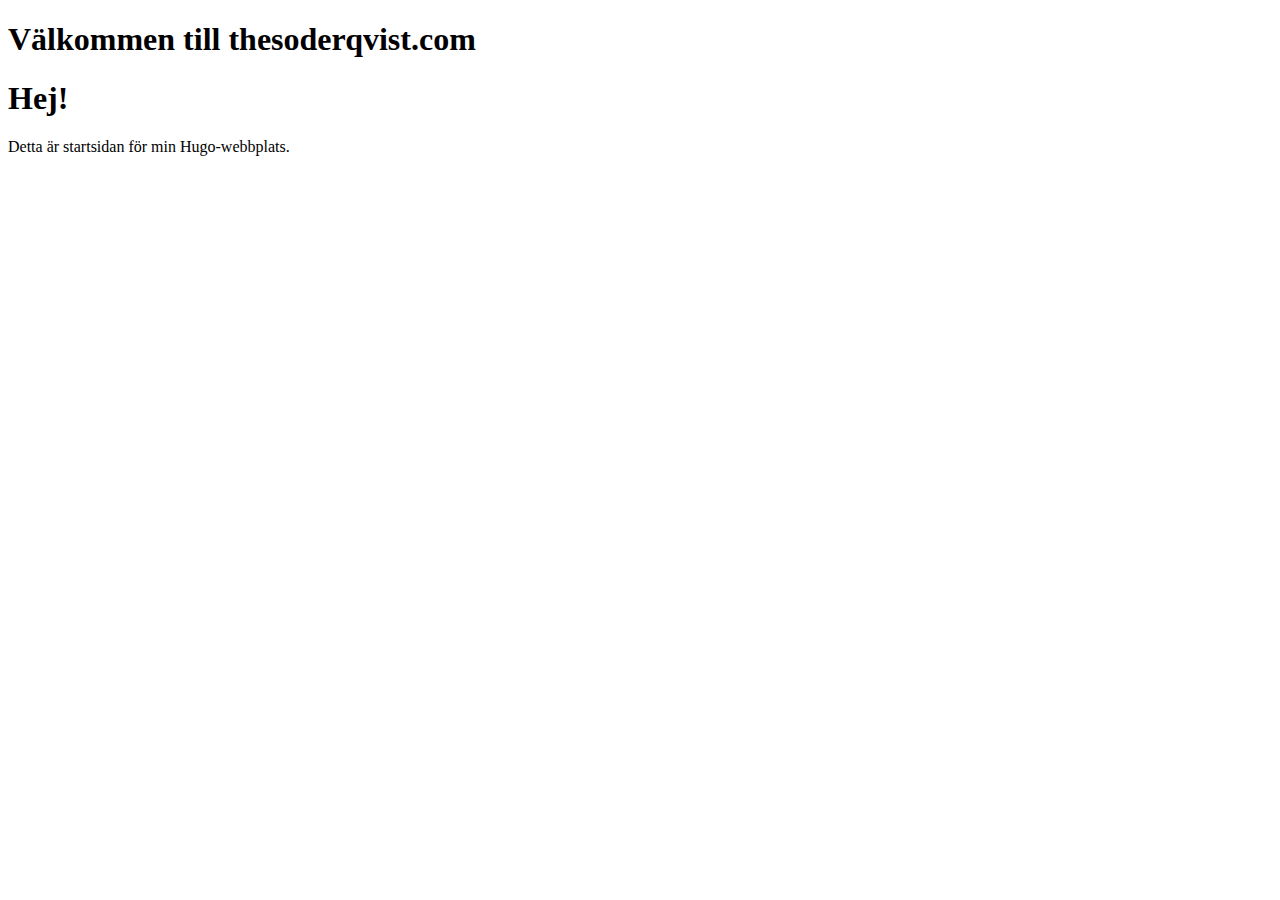
<file: index.html>
<!DOCTYPE html>
<html>
<head>
	<meta name="generator" content="Hugo 0.147.9">
  <meta charset="utf-8">
  <title>thesoderqvist.com</title>
</head>
<body>
  <h1>Välkommen till thesoderqvist.com</h1>
  <h1 id="hej">Hej!</h1>
<p>Detta är startsidan för min Hugo-webbplats.</p>

</body>
</html>
</file>
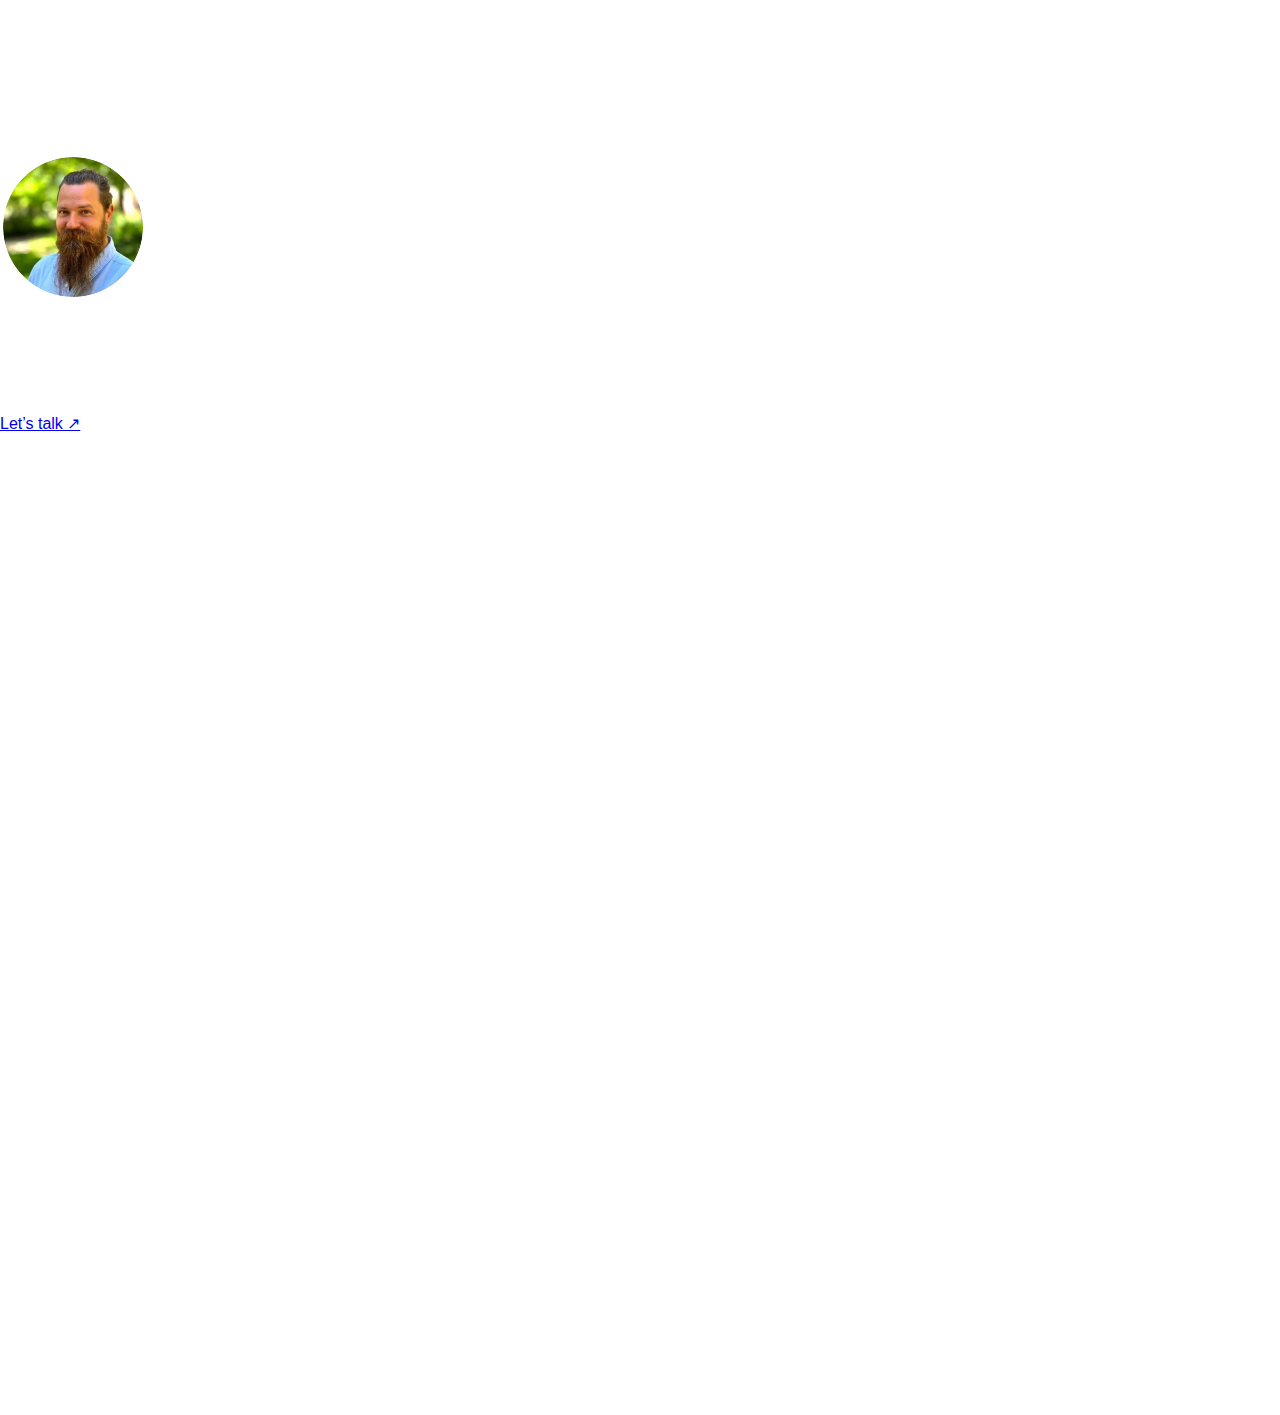
<file: index3_fail.html>
<!-- index.html -->
<!DOCTYPE html>
<html lang="en">
<head>
  <meta charset="UTF-8" />
  <meta name="viewport" content="width=device-width, initial-scale=1.0" />
  <title>Daniel Söderqvist • Technical Program Manager</title>
  <link rel="stylesheet" href="style.css" />
</head>
<body>
  <!-- Hero Section with Video Background -->
  <header class="hero">
    <div class="hero-overlay"></div>
    <video autoplay muted loop class="bg-video">
      <source src="hero.mp4" type="video/mp4">
      Your browser does not support the video tag.
    </video>
    <div class="hero-content">
      <img src="profile.jpg" alt="Daniel Söderqvist" class="profile-img" />
      <h1>I build scalable, sustainable data- & industrial infrastructures</h1>
      <p>Let’s create the next generation of efficient systems together.</p>
      <a href="#contact" class="btn">Let’s talk ↗︎</a>
    </div>
  </header>

  <!-- About Section -->
  <section id="about" class="section-light">
    <div class="container">
      <h2>About me</h2>
      <p>I’m Daniel Söderqvist, a technical leader with 15+ years of hands-on experience in electrical engineering, automation and infrastructure delivery. I deliver large-scale projects—from medical technology to data centers—on time and on budget.</p>
      <h3>My vision</h3>
      <ul>
        <li>Drive sustainable design and energy efficiency</li>
        <li>Scale systems globally with best practice processes</li>
        <li>Bridge technical depth and strategic planning</li>
      </ul>
    </div>
  </section>

  <!-- Skills Section -->
  <section id="skills" class="section-dark">
    <div class="container">
      <h2>Core Competencies</h2>
      <div class="skills-grid">
        <div class="skill">Electrical & Automation</div>
        <div class="skill">Project Management</div>
        <div class="skill">Digital Transformation</div>
        <div class="skill">Data Center Construction</div>
        <div class="skill">Leadership & Coaching</div>
      </div>
    </div>
  </section>

  <!-- Experience Highlights -->
  <section id="experience" class="section-light">
    <div class="container">
      <h2>Experience Highlights</h2>
      <div class="cards">
        <div class="card">
          <h3>Data Center buildout</h3>
          <p>50 MSEK, +15% efficiency</p>
          <span>2023</span>
        </div>
        <div class="card">
          <h3>Healthcare systems upgrade</h3>
          <p>100% uptime, regulatory compliance</p>
          <span>2024</span>
        </div>
        <div class="card">
          <h3>Lean overhaul</h3>
          <p>32× tool life, 1 MSEK savings/year</p>
          <span>2021</span>
        </div>
      </div>
    </div>
  </section>

  <!-- Contact Section -->
  <section id="contact" class="section-dark">
    <div class="container">
      <h2>Get in touch</h2>
      <p>Email: <a href="mailto:dannesoderqvist@gmail.com">dannesoderqvist@gmail.com</a></p>
      <p>LinkedIn: <a href="https://linkedin.com/in/danielsoderqvist" target="_blank">linkedin.com/in/danielsoderqvist</a></p>
    </div>
  </section>

  <footer>
    <div class="container">
      <p>&copy; 2025 Daniel Söderqvist. Hosted on GitHub Pages & Cloudflare.</p>
    </div>
  </footer>
</body>
</html>
</file>
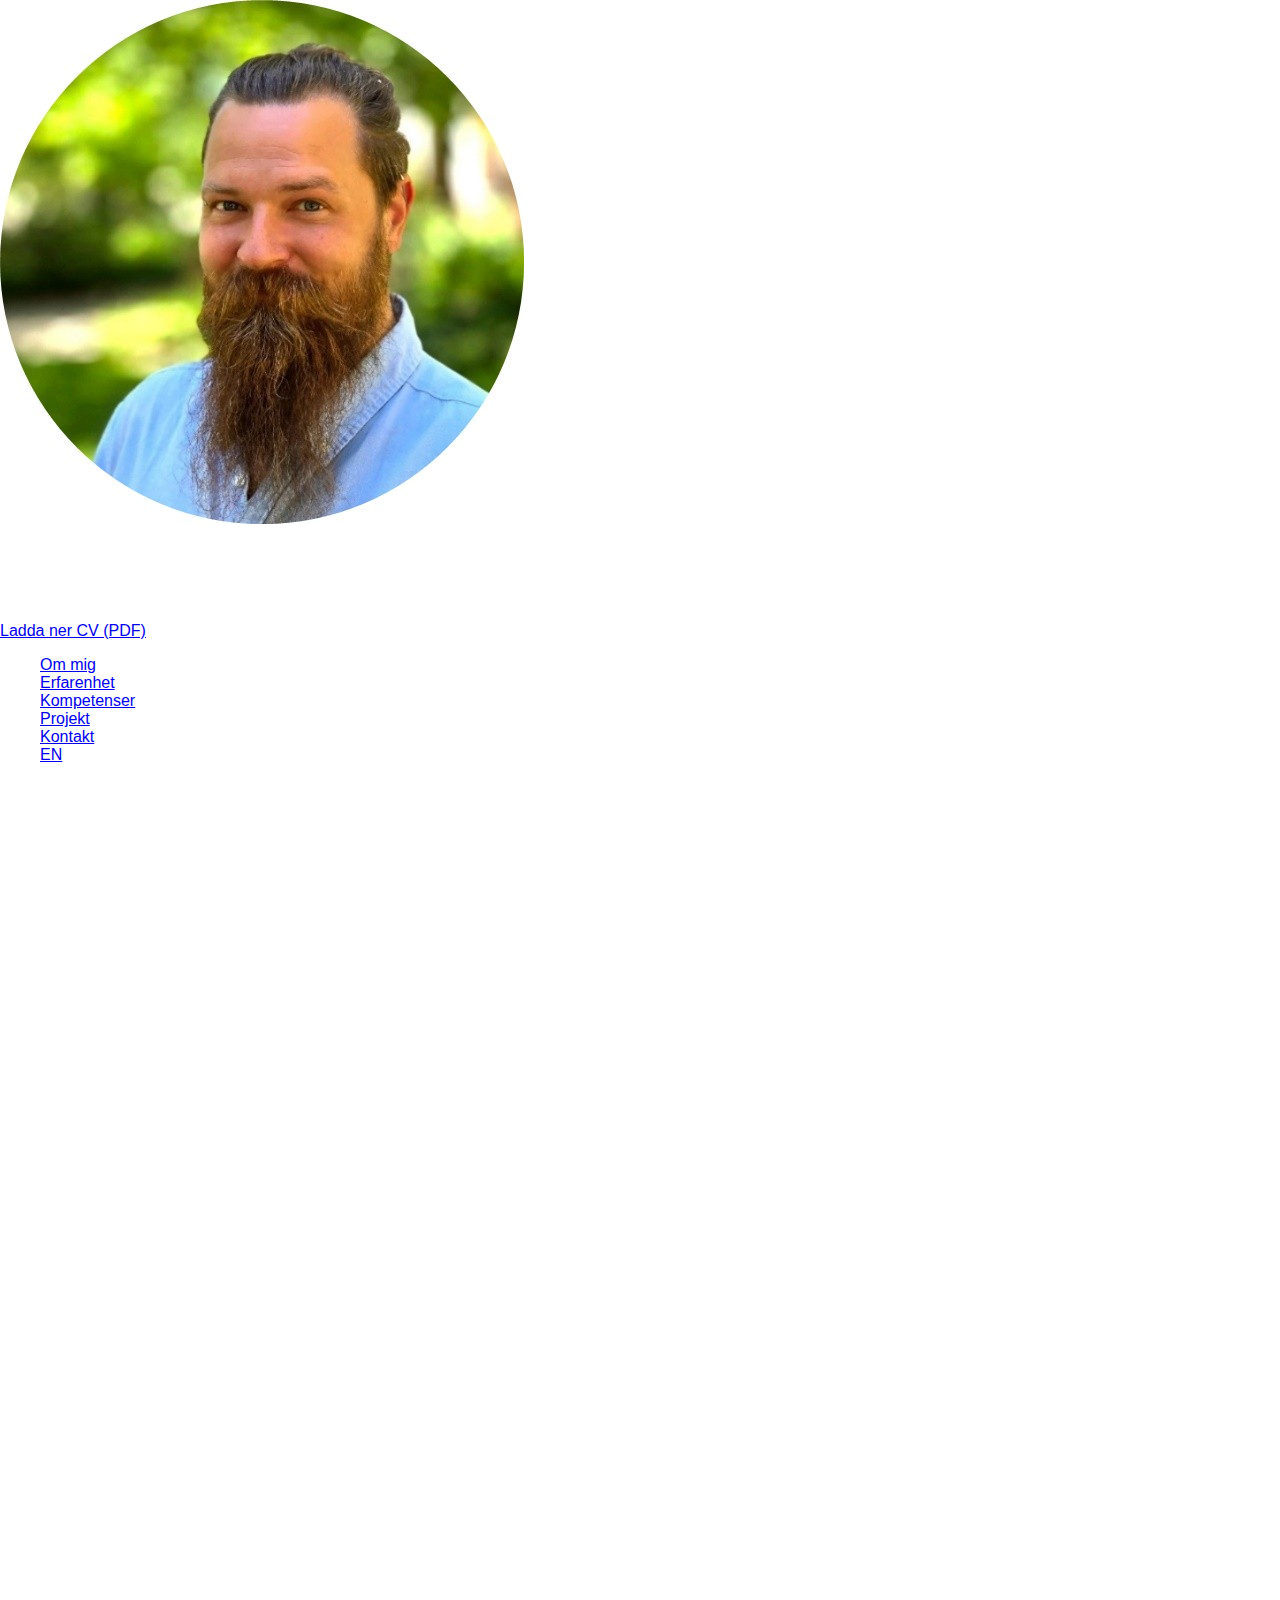
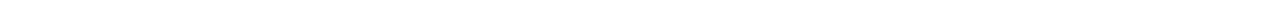
<file: index_arkiv.html>
<!DOCTYPE html>
<html lang="sv">
<head>
  <meta charset="UTF-8">
  <meta name="viewport" content="width=device-width, initial-scale=1">
  <title>Daniel Söderqvist – Teknisk Ledare & Strateg</title>
  <link rel="stylesheet" href="style.css">
</head>
<body>
  <header class="hero">
    <img class="profile-pic" src="profile.jpg" alt="Daniel Söderqvist">
    <div class="hero-text">
      <h1>Daniel Söderqvist</h1>
      <p>Erfaren teknisk ledare med över 15 års erfarenhet inom digital transformation, automation och operativt stöd.</p>
      <a href="cv.pdf" class="btn" target="_blank">Ladda ner CV (PDF)</a>
    </div>
  </header>

  <nav>
    <ul>
      <li><a href="#about">Om mig</a></li>
      <li><a href="#experience">Erfarenhet</a></li>
      <li><a href="#skills">Kompetenser</a></li>
      <li><a href="#projects">Projekt</a></li>
      <li><a href="#contact">Kontakt</a></li>
      <li><a href="en/index.html">EN</a></li>
    </ul>
  </nav>

  <main>
    <!-- Om Mig -->
    <section id="about">
      <h2>Om mig</h2>
      <p>Jag är en strategisk ledare baserad i Mariehamn, Åland, specialiserad på att driva innovation genom digital transformation, automatisering och effektiva processer. Min bakgrund kombinerar teknisk expertis med stark affärsförståelse, vilket gör att jag kan leverera högkvalitativa resultat under press.</p>
    </section>

    <!-- Erfarenhet -->
    <section id="experience">
      <h2>Erfarenhet</h2>
      <ul>
        <li><strong>Teknisk Programledare</strong> – Globalt teknikföretag (2022–nu)<br>
            Ansvar för att samordna datacenter-konstruktion och drift, leda tvärfunktionella team och säkerställa leverans i tid och budget.</li>
        <li><strong>Operativ Support- & Automationschef</strong> – Mellanstort it-bolag (2015–2022)<br>
            Implementerade automatiska övervakningsverktyg, optimerade supportprocesser och höjde systemtillgängligheten med 30 %.</li>
        <li><strong>IT-konsult & Projektledare</strong> – Konsultbyrå (2010–2015)<br>
            Ledde större digitala omställningar hos kunder inom både offentlig och privat sektor, med fokus på processförbättring och kostnadsminskning.</li>
      </ul>
    </section>

    <!-- Kompetenser -->
    <section id="skills">
      <h2>Kompetenser</h2>
      <div class="skills-grid">
        <div>Strategisk ledarskap & vision</div>
        <div>Digital transformation & automation</div>
        <div>Projektledning & processoptimering</div>
        <div>Innovativ problemlösning</div>
        <div>Tvärfunktionell kommunikation</div>
        <div>DIY-renovering & fastighetsvärdering</div>
      </div>
    </section>

    <!-- Projekt -->
    <section id="projects">
      <h2>Projekt & Innovation</h2>
      <ul>
        <li><strong>Ålandsdigitalisering</strong><br>
           Ledning av ett initiativ för att digitalisera kommunala tjänster på Åland, från kravinsamling till implementation.</li>
        <li><strong>Cloud Gaming-optimering</strong><br>
           Utvärderade och förbättrade prestandan för Xbox Cloud Gaming på lokala PC-klienter.</li>
        <li><strong>Fastighetsrenovering på Sikvägen 2</strong><br>
           Genomförde kostnads- och renoveringsanalys samt projektplan för ett exekutiv auktionsköp.</li>
      </ul>
    </section>

    <!-- Kontakt -->
    <section id="contact">
      <h2>Kontakt</h2>
      <form action="mailto:din@email.com"
            method="post"
            enctype="text/plain">
        <label for="name">Namn</label>
        <input type="text" id="name" name="name" required>

        <label for="email">E-post</label>
        <input type="email" id="email" name="email" required>

        <label for="message">Meddelande</label>
        <textarea id="message" name="message" rows="5" required></textarea>

        <button type="submit">Skicka</button>
      </form>
    </section>
  </main>

  <footer>
    <p>&copy; 2025 Daniel Söderqvist</p>
  </footer>
</body>
</html>
</file>
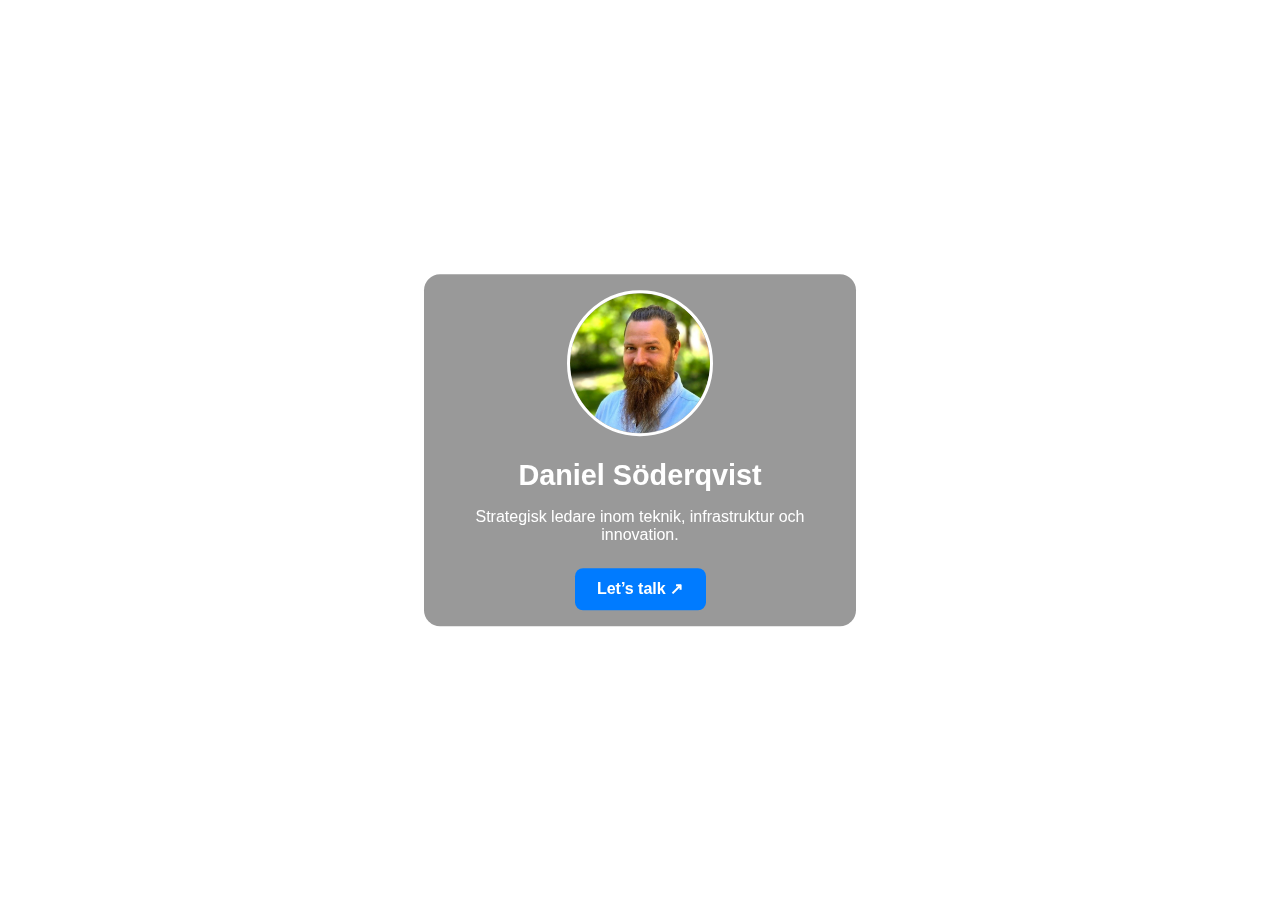
<file: index_arkiv2.html>
<!DOCTYPE html>
<html lang="en">
<head>
  <meta charset="UTF-8" />
  <meta name="viewport" content="width=device-width, initial-scale=1.0"/>
  <title>Daniel Söderqvist</title>
  <link rel="stylesheet" href="style.css" />
</head>
<body>

  <!-- Bakgrundsvideo -->
  <video autoplay muted loop playsinline id="heroVideo">
    <source src="hero.mp4" type="video/mp4" />
    Your browser does not support the video tag.
  </video>

  <!-- Innehåll -->
  <div class="content">
    <img src="profile.jpg" alt="Daniel Söderqvist" class="profile-img" />
    <h1>Daniel Söderqvist</h1>
    <p>Strategisk ledare inom teknik, infrastruktur och innovation.</p>
    <a href="mailto:dannesoderqvist@gmail.com" class="button">Let’s talk ↗</a>
  </div>

</body>
</html>
</file>
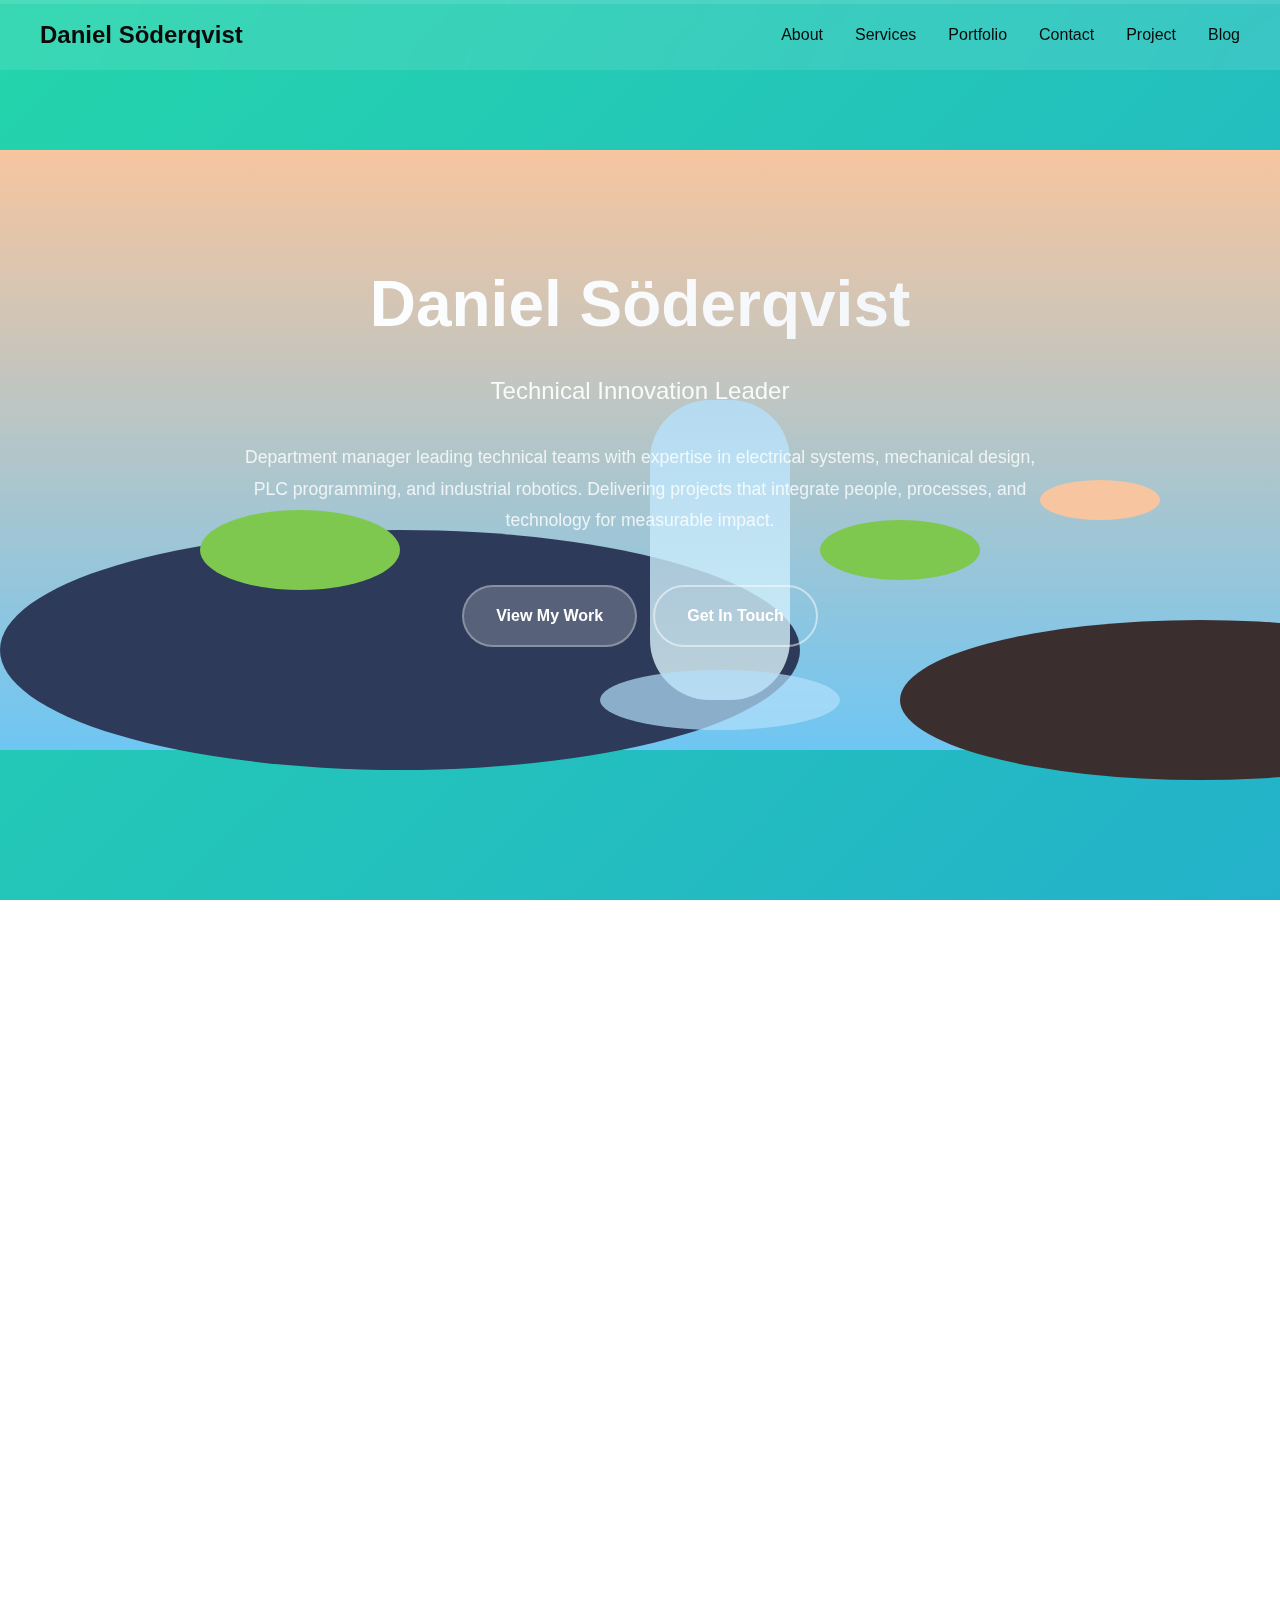
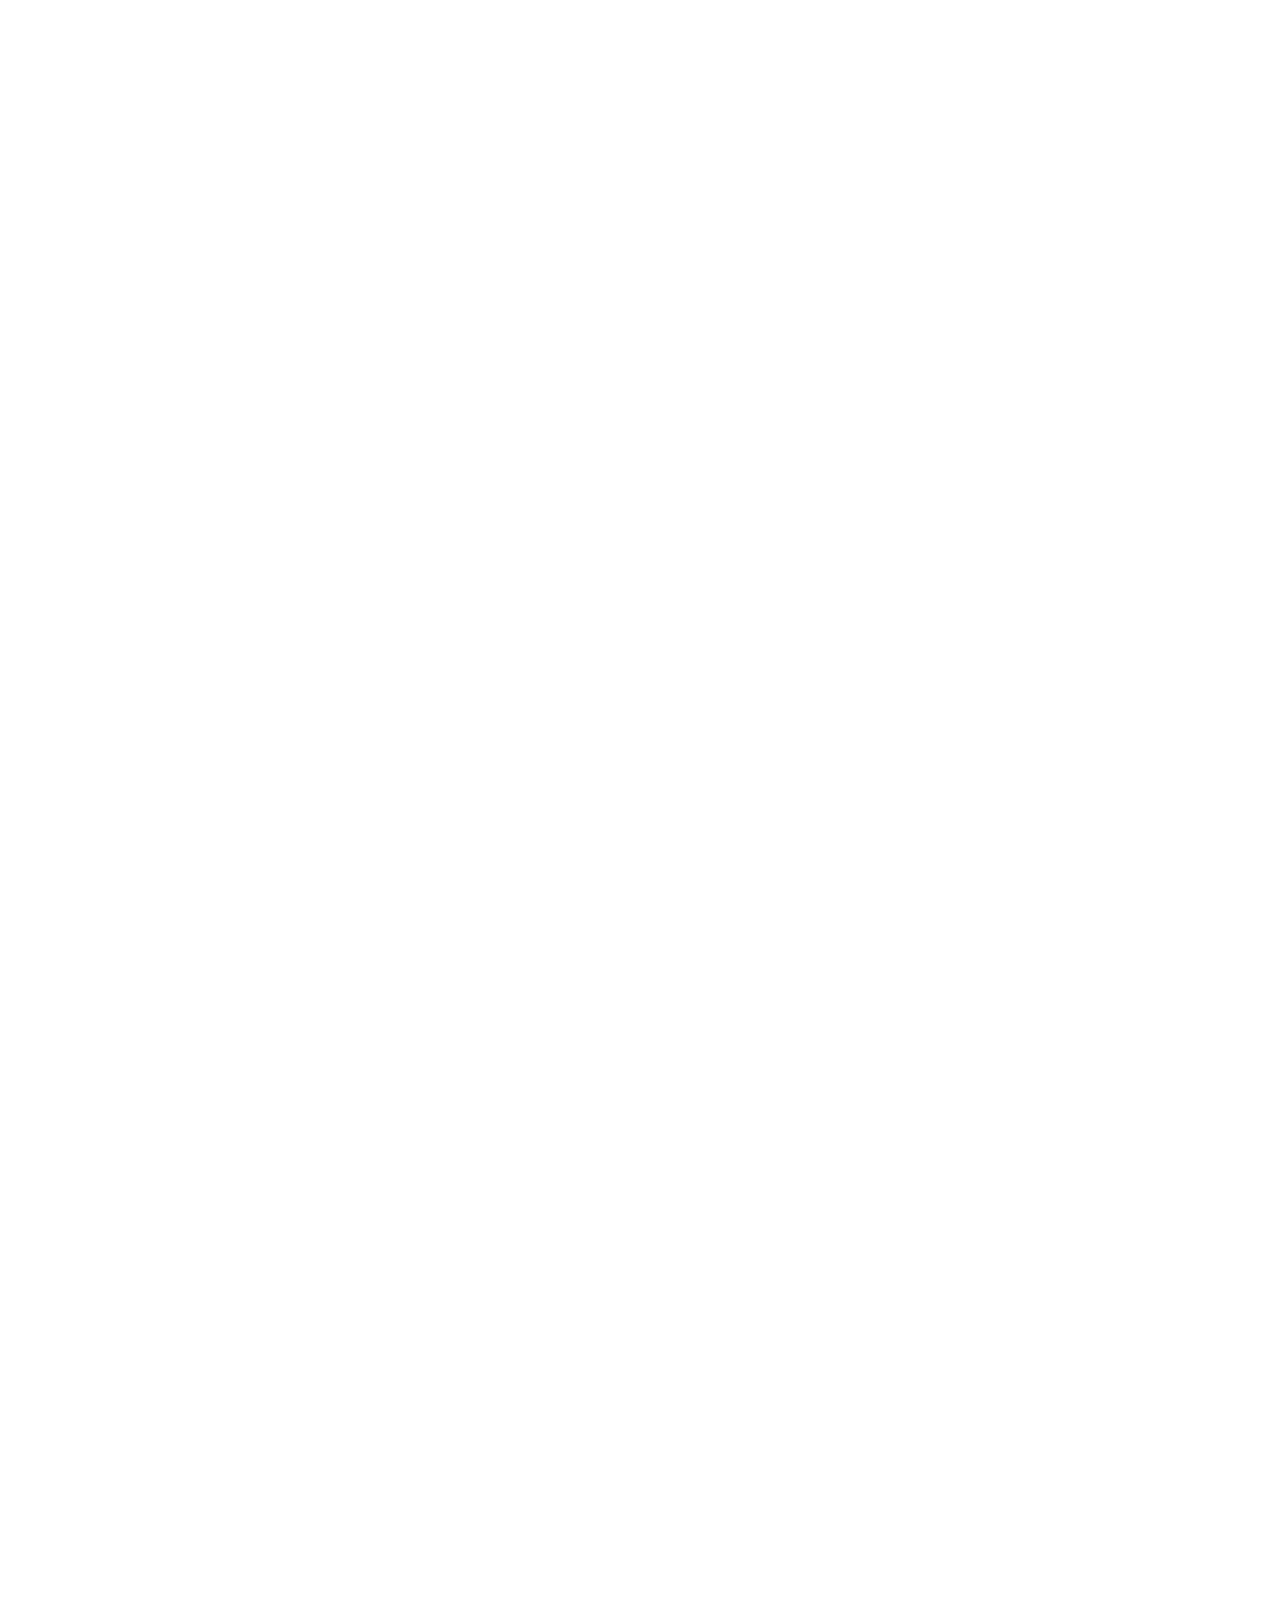
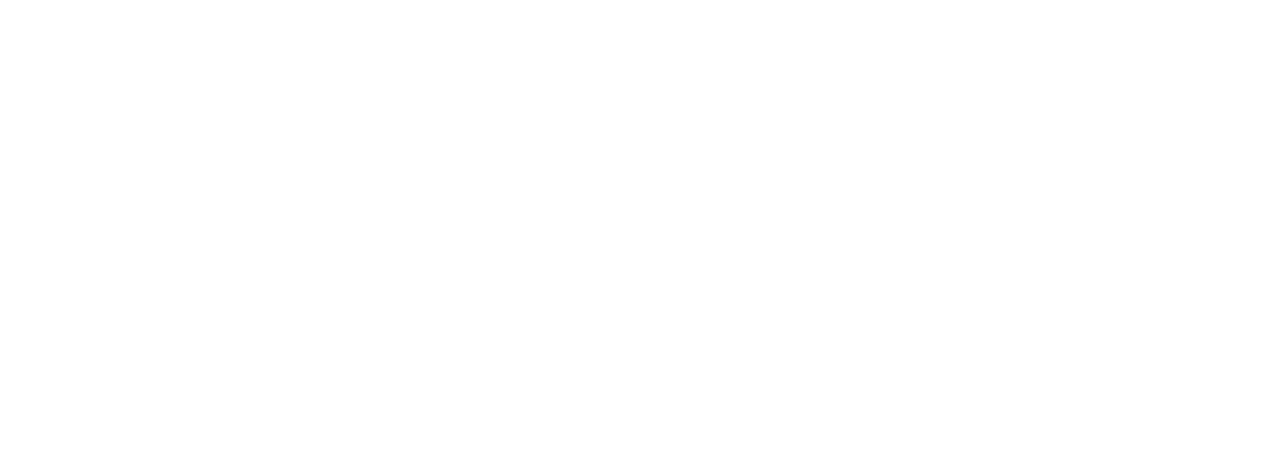
<file: index_gammal.html>
<!DOCTYPE html>
<html lang="en">
<head>
    <meta charset="UTF-8">
    <meta name="viewport" content="width=device-width, initial-scale=1.0">
    <title>Daniel Söderqvist - Technical Innovation Leader</title>
    <style>
        * {margin:0;padding:0;box-sizing:border-box;}
        :root {
            --primary: #0066cc;
            --secondary: #00d4ff;
            --accent: #ff6b35;
            --dark: #0a0a0a;
            --light: #f8fafc;
            --gray: #64748b;
            --gradient: linear-gradient(135deg, #667eea 0%, #764ba2 100%);
            --tech-gradient: linear-gradient(45deg, #0066cc, #00d4ff, #667eea);
        }
        body {font-family:'Inter',-apple-system,BlinkMacSystemFont,sans-serif;line-height:1.6;color:var(--dark);overflow-x:hidden;}
        .bg-animation {
            position:fixed;top:0;left:0;width:100%;height:100%;z-index:-1;
            background:linear-gradient(-45deg,#ee7752,#e73c7e,#23a6d5,#23d5ab);
            background-size:400% 400%;animation:gradientShift 15s ease infinite;
        }
        @keyframes gradientShift {
            0%{background-position:0% 50%;}
            50%{background-position:100% 50%;}
            100%{background-position:0% 50%;}
        }
        nav {
            position:fixed;top:0;width:100%;padding:1rem 2rem;
            background:rgba(255,255,255,0.1);backdrop-filter:blur(20px);z-index:1000;transition:all .3s;
        }
        nav.scrolled {background:rgba(255,255,255,0.95);box-shadow:0 4px 20px rgba(0,0,0,0.1);}
        .nav-container {max-width:1200px;margin:0 auto;display:flex;justify-content:space-between;align-items:center;}
        .logo {font-size:1.5rem;font-weight:700;color:var(--dark);text-decoration:none;}
        .nav-links {display:flex;gap:2rem;list-style:none;}
        .nav-links a {color:var(--dark);text-decoration:none;font-weight:500;transition:color .3s;position:relative;}
        .nav-links a:hover {color:var(--primary);}
        .nav-links a::after {
            content:'';position:absolute;bottom:-5px;left:0;width:0;height:2px;
            background:var(--primary);transition:width .3s;
        }
        .nav-links a:hover::after {width:100%;}
        .hamburger {display:none;flex-direction:column;justify-content:center;width:32px;height:32px;cursor:pointer;z-index:1100;}
        .hamburger span {height:4px;width:100%;background:var(--dark);margin:4px 0;border-radius:2px;transition:.3s;}
        @media (max-width:768px){
            .nav-links {display:none;position:absolute;top:60px;right:2rem;background:#fff;flex-direction:column;gap:0;width:200px;box-shadow:0 8px 32px rgba(0,0,0,0.10);border-radius:12px;padding:1rem 0;z-index:1050;}
            .nav-links.open {display:flex;}
            .hamburger {display:flex;}
        }
        .hero {min-height:100vh;display:flex;align-items:center;justify-content:center;text-align:center;position:relative;padding:0 2rem;}
        .hero-content {max-width:800px;z-index:2;}
        .hero h1 {font-size:clamp(2.5rem,6vw,4rem);font-weight:800;margin-bottom:1rem;background:linear-gradient(135deg,#fff,#f1f5f9);-webkit-background-clip:text;-webkit-text-fill-color:transparent;background-clip:text;animation:fadeInUp 1s .2s both;}
        .hero .subtitle {font-size:clamp(1.2rem,3vw,1.5rem);color:rgba(255,255,255,0.9);margin-bottom:2rem;animation:fadeInUp 1s .4s both;}
        .hero .description {font-size:1.1rem;color:rgba(255,255,255,0.8);margin-bottom:3rem;line-height:1.8;animation:fadeInUp 1s .6s both;}
        .cta-buttons {display:flex;gap:1rem;justify-content:center;flex-wrap:wrap;animation:fadeInUp 1s .8s both;}
        .btn {padding:1rem 2rem;border:none;border-radius:50px;font-weight:600;text-decoration:none;transition:all .3s;cursor:pointer;position:relative;overflow:hidden;}
        .btn-primary {background:rgba(255,255,255,0.2);color:white;border:2px solid rgba(255,255,255,0.3);backdrop-filter:blur(10px);}
        .btn-primary:hover {background:rgba(255,255,255,0.3);transform:translateY(-2px);box-shadow:0 10px 30px rgba(0,0,0,0.2);}
        .btn-secondary {background:transparent;color:white;border:2px solid rgba(255,255,255,0.5);}
        .btn-secondary:hover {background:rgba(255,255,255,0.1);transform:translateY(-2px);}
        .floating-elements {position:absolute;top:0;left:0;width:100%;height:100%;pointer-events:none;overflow:hidden;}
        .floating-element {position:absolute;background:rgba(255,255,255,0.1);border-radius:50%;animation:float 6s ease-in-out infinite;}
        .floating-element:nth-child(1) {width:80px;height:80px;top:20%;left:10%;animation-delay:0s;}
        .floating-element:nth-child(2) {width:120px;height:120px;top:60%;right:10%;animation-delay:2s;}
        .floating-element:nth-child(3) {width:60px;height:60px;bottom:20%;left:20%;animation-delay:4s;}
        @keyframes float {0%,100%{transform:translateY(0) rotate(0);}50%{transform:translateY(-20px) rotate(180deg);}}
        .section {padding:6rem 2rem;position:relative;}
        .container {max-width:1200px;margin:0 auto;}
        .section-title {text-align:center;font-size:2.5rem;font-weight:700;margin-bottom:3rem;color:var(--dark);}
        .about {background:var(--light);}
        .about-content {display:grid;grid-template-columns:1fr 2fr;gap:4rem;align-items:center;}
        .about-image {position:relative;border-radius:24px;box-shadow:0 8px 32px rgba(0,0,0,0.10);overflow:hidden;background:#fff;min-width:260px;max-width:340px;margin:0 auto;}
        .about-image::before {content:'';position:absolute;top:-10px;left:-10px;right:-10px;bottom:-10px;background:var(--tech-gradient);border-radius:28px;z-index:-1;opacity:0.15;}
        .about-img {width:100%;height:400px;background-image:url('profile.jpg');background-size:cover;background-position:center;border-radius:20px;display:flex;align-items:center;justify-content:center;color:white;font-size:1.2rem;font-weight:600;overflow:hidden;box-shadow:0 4px 24px rgba(0,0,0,0.10);border:4px solid #fff;}
        .about-img.fallback {background:linear-gradient(135deg,#667eea,#764ba2);background-image:none;}
        .about-text {font-size:1.1rem;line-height:1.8;color:var(--gray);}
        @media (max-width:768px){
            .about-img {height:220px;min-width:0;max-width:80vw;}
            .about-image {min-width:0;max-width:90vw;}
        }
        .services {background:white;}
        .services-grid {display:grid;grid-template-columns:repeat(auto-fit,minmax(300px,1fr));gap:2rem;margin-top:4rem;}
        .service-card {background:white;padding:2.5rem;border-radius:20px;box-shadow:0 10px 40px rgba(0,0,0,0.1);transition:all .3s;position:relative;overflow:hidden;}
        .service-card::before {content:'';position:absolute;top:0;left:0;width:100%;height:4px;background:var(--tech-gradient);}
        .service-card:hover {transform:translateY(-10px);box-shadow:0 20px 60px rgba(0,0,0,0.15);}
        .service-icon {width:60px;height:60px;background:var(--tech-gradient);border-radius:50%;display:flex;align-items:center;justify-content:center;margin-bottom:1.5rem;color:white;font-size:1.5rem;}
        .service-card h3 {font-size:1.4rem;font-weight:600;margin-bottom:1rem;color:var(--dark);}
        .service-card p {color:var(--gray);line-height:1.6;}
        .portfolio {background:var(--light);}
        .portfolio-grid {display:grid;grid-template-columns:repeat(auto-fit,minmax(350px,1fr));gap:2rem;margin-top:4rem;}
        .portfolio-card {background:white;border-radius:20px;overflow:hidden;box-shadow:0 10px 40px rgba(0,0,0,0.1);transition:all .3s;cursor:pointer;}
        .portfolio-card:hover {transform:translateY(-10px);box-shadow:0 20px 60px rgba(0,0,0,0.15);}
        .portfolio-image {width:100%;height:250px;background:var(--tech-gradient);display:flex;align-items:center;justify-content:center;color:white;font-size:1.1rem;font-weight:600;position:relative;overflow:hidden;}
        .portfolio-image::after {content:'';position:absolute;top:0;left:0;width:100%;height:100%;background:rgba(0,0,0,0.3);opacity:0;transition:opacity .3s;}
        .portfolio-card:hover .portfolio-image::after {opacity:1;}
        .portfolio-content {padding:2rem;}
        .portfolio-content h3 {font-size:1.3rem;font-weight:600;margin-bottom:.5rem;color:var(--dark);}
        .portfolio-content p {color:var(--gray);line-height:1.6;}
        .portfolio-stats {display:flex;justify-content:space-between;margin-top:1rem;padding-top:1rem;border-top:1px solid #e2e8f0;}
        .stat {text-align:center;}
        .stat-number {font-size:1.5rem;font-weight:700;color:var(--primary);}
        .stat-label {font-size:.9rem;color:var(--gray);}
        .contact {background:var(--dark);color:white;}
        .contact .section-title {color:white;}
        .contact-content {text-align:center;max-width:600px;margin:0 auto;}
        .contact-info {display:flex;justify-content:center;gap:3rem;margin-top:3rem;flex-wrap:wrap;}
        .contact-item {display:flex;flex-direction:column;align-items:center;gap:.5rem;}
        .contact-icon {width:50px;height:50px;background:var(--tech-gradient);border-radius:50%;display:flex;align-items:center;justify-content:center;font-size:1.2rem;}
        .contact-text {color:rgba(255,255,255,0.8);}
        @keyframes fadeInUp {
            from {opacity:0;transform:translateY(30px);}
            to {opacity:1;transform:translateY(0);}
        }
        .fade-in {opacity:0;animation:fadeInUp .8s ease forwards;}
        @media (max-width:768px){
            .nav-links {display:none;}
            .about-content {grid-template-columns:1fr;}
            .services-grid,.portfolio-grid {grid-template-columns:1fr;}
            .contact-info {flex-direction:column;gap:2rem;}
            .cta-buttons {flex-direction:column;align-items:center;}
        }
        .scroll-indicator {position:fixed;top:0;left:0;width:100%;height:4px;background:rgba(255,255,255,0.1);z-index:1001;}
        .scroll-progress {height:100%;background:var(--tech-gradient);width:0%;transition:width .1s;}
        .parallax-bg {position:absolute;top:0;left:0;width:100%;height:100%;z-index:1;overflow:hidden;pointer-events:none;}
        .parallax-svg {width:100vw;height:100vh;min-width:1440px;min-height:600px;position:absolute;top:0;left:0;will-change:transform;transition:transform .2s cubic-bezier(.4,0,.2,1);}
        .hero-content {position:relative;z-index:2;}
    </style>
</head>
<body>
    <div class="bg-animation"></div>
    <div class="scroll-indicator"><div class="scroll-progress"></div></div>
    <nav id="navbar">
        <div class="nav-container">
            <a href="#" class="logo">Daniel Söderqvist</a>
            <div class="hamburger" id="hamburger"><span></span><span></span><span></span></div>
            <ul class="nav-links" id="navLinks">
                <li><a href="#about">About</a></li>
                <li><a href="#services">Services</a></li>
                <li><a href="#portfolio">Portfolio</a></li>
                <li><a href="#contact">Contact</a></li>
                <li><a href="projects.html">Project</a></li>
                <li><a href="blog.html">Blog</a></li>
            </ul>
        </div>
    </nav>
    <section class="hero">
        <div class="parallax-bg">
            <svg viewBox="0 0 1440 600" fill="none" xmlns="http://www.w3.org/2000/svg" class="parallax-svg">
                <defs>
                    <linearGradient id="sky" x1="0" y1="0" x2="0" y2="1"><stop offset="0%" stop-color="#f7c59f"/><stop offset="100%" stop-color="#6ec6f3"/></linearGradient>
                    <linearGradient id="waterfall" x1="0" y1="0" x2="0" y2="1"><stop offset="0%" stop-color="#b3e0fc"/><stop offset="100%" stop-color="#e0f7fa"/></linearGradient>
                </defs>
                <rect width="1440" height="600" fill="url(#sky)"/>
                <ellipse cx="400" cy="500" rx="400" ry="120" fill="#2e3a59"/>
                <ellipse cx="1200" cy="550" rx="300" ry="80" fill="#3b2e2e"/>
                <rect x="650" y="250" width="140" height="300" rx="60" fill="url(#waterfall)" opacity="0.8"/>
                <ellipse cx="720" cy="550" rx="120" ry="30" fill="#b3e0fc" opacity="0.7"/>
                <ellipse cx="900" cy="400" rx="80" ry="30" fill="#7ec850"/>
                <ellipse cx="300" cy="400" rx="100" ry="40" fill="#7ec850"/>
                <ellipse cx="1100" cy="350" rx="60" ry="20" fill="#f7c59f"/>
            </svg>
        </div>
        <div class="floating-elements">
            <div class="floating-element"></div>
            <div class="floating-element"></div>
            <div class="floating-element"></div>
        </div>
        <div class="hero-content">
            <h1>Daniel Söderqvist</h1>
            <p class="subtitle">Technical Innovation Leader</p>
            <p class="description">
                Department manager leading technical teams with expertise in electrical systems, mechanical design, PLC programming, and industrial robotics. Delivering projects that integrate people, processes, and technology for measurable impact.
            </p>
            <div class="cta-buttons">
                <a href="#portfolio" class="btn btn-primary">View My Work</a>
                <a href="#contact" class="btn btn-secondary">Get In Touch</a>
            </div>
        </div>
    </section>
    <section id="about" class="section about">
        <div class="container">
            <h2 class="section-title">About Me</h2>
            <div class="about-content">
                <div class="about-image"><div class="about-img" id="profileImg"></div></div>
                <div class="about-text">
                    <p>As a department manager with extensive technical expertise, I lead high-performing teams in various context that often include breaking new ground. My practical, creative mindset combined with strong leadership skills has enabled me to successfully deliver complex projects that seamlessly integrate people, processes, and cutting-edge technology.</p>
                    <p>I believe in the power of innovation to drive measurable business impact. Whether it's optimizing industrial processes, implementing smart automation solutions, or mentoring the next generation of technical professionals, I'm passionate about pushing the boundaries of what's possible in industrial technology.</p>
                </div>
            </div>
        </div>
    </section>
    <section id="services" class="section services">
        <div class="container">
            <h2 class="section-title">Services</h2>
            <div class="services-grid">
                <div class="service-card"><div class="service-icon">🔧</div><h3>Technical Consulting</h3><p>Strategic and hands-on guidance on complex technical challenges, from initial concept through to full deployment and optimization.</p></div>
                <div class="service-card"><div class="service-icon">📊</div><h3>Project Leadership</h3><p>Proven experience leading cross-functional teams to deliver ambitious projects on time and on budget, while maintaining the highest quality standards.</p></div>
                <div class="service-card"><div class="service-icon">🎓</div><h3>Training & Mentorship</h3><p>Customized workshops and comprehensive mentoring programs in electrical engineering, industrial automation, and technical leadership.</p></div>
            </div>
        </div>
    </section>
    <section id="portfolio" class="section portfolio">
        <div class="container">
            <h2 class="section-title">Portfolio</h2>
            <div class="portfolio-grid">
                <div class="portfolio-card">
                    <div class="portfolio-image">Smart Power Distribution</div>
                    <div class="portfolio-content">
                        <h3>Smart Power Distribution in Industrial Environments</h3>
                        <p>Designed and implemented an intelligent electrical distribution system with predictive maintenance capabilities and real-time monitoring.</p>
                        <div class="portfolio-stats">
                            <div class="stat"><div class="stat-number">30%</div><div class="stat-label">Uptime Increase</div></div>
                            <div class="stat"><div class="stat-number">$2M+</div><div class="stat-label">Cost Savings</div></div>
                        </div>
                    </div>
                </div>
                <div class="portfolio-card">
                    <div class="portfolio-image">Remote Robotics Platform</div>
                    <div class="portfolio-content">
                        <h3>Remote-Controlled Robotic Platforms</h3>
                        <p>Developed a modular robotics platform with advanced remote operation capabilities specifically designed for hazardous area inspections.</p>
                        <div class="portfolio-stats">
                            <div class="stat"><div class="stat-number">95%</div><div class="stat-label">Safety Improvement</div></div>
                            <div class="stat"><div class="stat-number">24/7</div><div class="stat-label">Operation</div></div>
                        </div>
                    </div>
                </div>
                <div class="portfolio-card">
                    <div class="portfolio-image">Digital Maintenance</div>
                    <div class="portfolio-content">
                        <h3>Digitalization of Maintenance Workflows</h3>
                        <p>Led the comprehensive digital transformation of maintenance processes, implementing IoT sensors and AI-driven analytics.</p>
                        <div class="portfolio-stats">
                            <div class="stat"><div class="stat-number">40%</div><div class="stat-label">Error Reduction</div></div>
                            <div class="stat"><div class="stat-number">60%</div><div class="stat-label">Efficiency Gain</div></div>
                        </div>
                    </div>
                </div>
            </div>
        </div>
    </section>
    <section id="contact" class="section contact">
        <div class="container">
            <h2 class="section-title">Let's Connect</h2>
            <div class="contact-content">
                <p>Ready to discuss your next technical challenge? I'd love to hear about your project and explore how we can work together to achieve exceptional results.</p>
                <div class="contact-info">
                    <div class="contact-item"><div class="contact-icon">📧</div><div class="contact-text">contact@thesoderqvist.com</div></div>
                    <div class="contact-item"><div class="contact-icon">💼</div><div class="contact-text">LinkedIn Profile</div></div>
                    <div class="contact-item"><div class="contact-icon">📱</div><div class="contact-text">Schedule a Call</div></div>
                </div>
            </div>
        </div>
    </section>
    <script>
        // Navigation scroll effect
        window.addEventListener('scroll', () => {
            const navbar = document.getElementById('navbar');
            const scrollProgress = document.querySelector('.scroll-progress');
            if (window.scrollY > 50) {navbar.classList.add('scrolled');}
            else {navbar.classList.remove('scrolled');}
            // Update scroll progress
            const winScroll = document.body.scrollTop || document.documentElement.scrollTop;
            const height = document.documentElement.scrollHeight - document.documentElement.clientHeight;
            const scrolled = (winScroll / height) * 100;
            scrollProgress.style.width = scrolled + '%';
        });
        // Smooth scrolling for navigation links
        document.querySelectorAll('a[href^="#"]').forEach(anchor => {
            anchor.addEventListener('click', function (e) {
                e.preventDefault();
                const target = document.querySelector(this.getAttribute('href'));
                if (target) {
                    target.scrollIntoView({behavior: 'smooth',block: 'start'});
                }
            });
        });
        // Intersection Observer for animations
        const observerOptions = {threshold: 0.1,rootMargin: '0px 0px -50px 0px'};
        const observer = new IntersectionObserver((entries) => {
            entries.forEach(entry => {if (entry.isIntersecting) {entry.target.style.opacity = '1';entry.target.style.transform = 'translateY(0)';}});
        }, observerOptions);
        document.querySelectorAll('.section').forEach(section => {
            section.style.opacity = '0';
            section.style.transform = 'translateY(30px)';
            section.style.transition = 'opacity 0.8s ease, transform 0.8s ease';
            observer.observe(section);
        });
        // Portfolio card click handlers
        document.querySelectorAll('.portfolio-card').forEach(card => {
            card.addEventListener('click', function() {
                this.style.transform = 'scale(1.02)';
                setTimeout(() => {this.style.transform = 'translateY(-10px)';}, 150);
            });
        });
        // Dynamic typing effect for hero subtitle
        const subtitle = document.querySelector('.hero .subtitle');
        const titles = [
            'Technical Innovation Leader',
            'Electrical Systems Expert',
            'Industrial Robotics Specialist',
            'Project Management Professional'
        ];
        let currentTitle = 0;
        setInterval(() => {
            subtitle.style.opacity = '0';
            setTimeout(() => {
                currentTitle = (currentTitle + 1) % titles.length;
                subtitle.textContent = titles[currentTitle];
                subtitle.style.opacity = '1';
            }, 300);
        }, 4000);
        // Profile image error handling
        const profileImg = document.getElementById('profileImg');
        const img = new Image();
        img.onload = function() {profileImg.style.backgroundImage = "url('profile.jpg')";};
        img.onerror = function() {profileImg.classList.add('fallback');profileImg.textContent = 'Professional Portrait';};
        img.src = 'profile.jpg';
        // Add hover effects to service cards
        document.querySelectorAll('.service-card').forEach(card => {
            card.addEventListener('mouseenter', function() {
                this.querySelector('.service-icon').style.transform = 'scale(1.1) rotate(5deg)';
            });
            card.addEventListener('mouseleave', function() {
                this.querySelector('.service-icon').style.transform = 'scale(1) rotate(0deg)';
            });
        });
        // Parallax effekt på SVG-bakgrunden
        const parallaxSVG = document.querySelector('.parallax-svg');
        window.addEventListener('scroll', function() {
            if (parallaxSVG) {
                const scrollY = window.scrollY;
                parallaxSVG.style.transform = `translateY(${scrollY * 0.25}px)`;
            }
        });
        // Hamburger meny för mobil
        const hamburger = document.getElementById('hamburger');
        const navLinks = document.getElementById('navLinks');
        hamburger.addEventListener('click', function() {
            navLinks.classList.toggle('open');
        });
        document.querySelectorAll('.nav-links a').forEach(link => {
            link.addEventListener('click', function() {
                navLinks.classList.remove('open');
            });
        });
    </script>
</body>
</html>
</file>
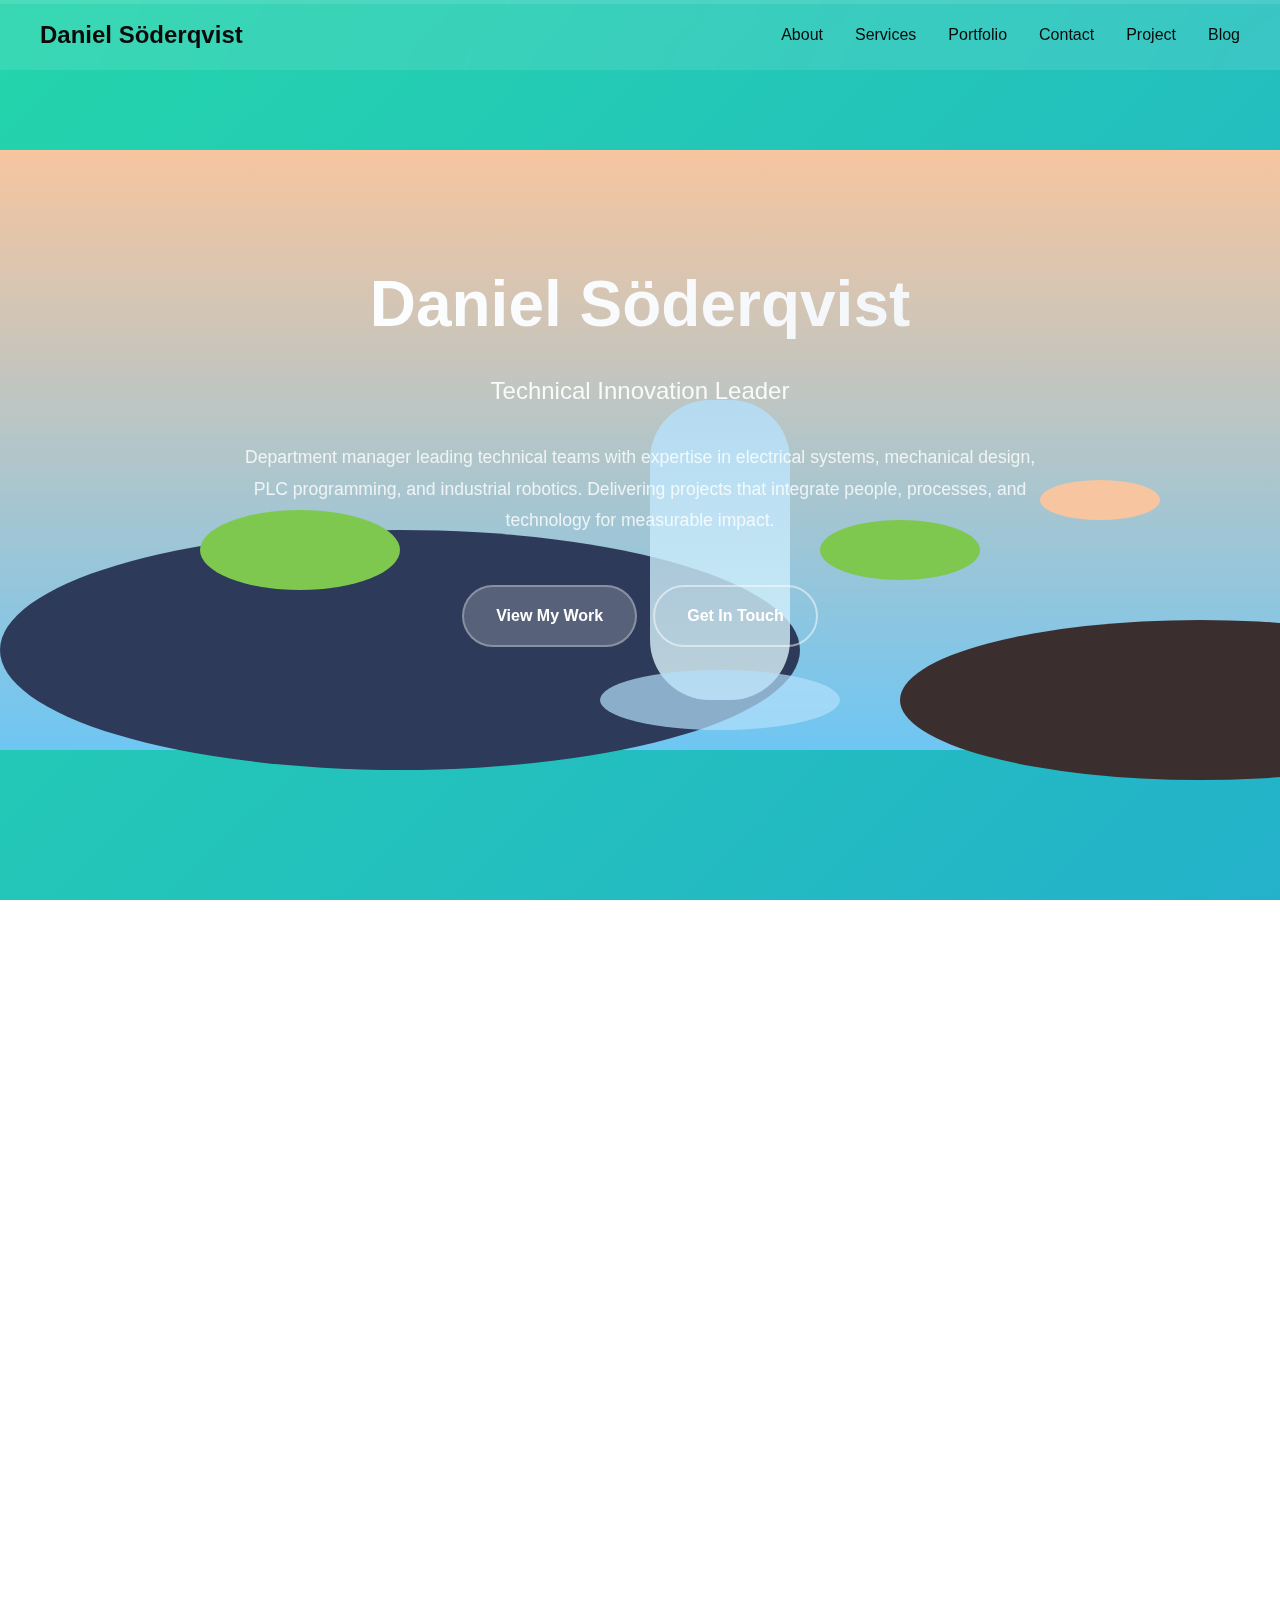
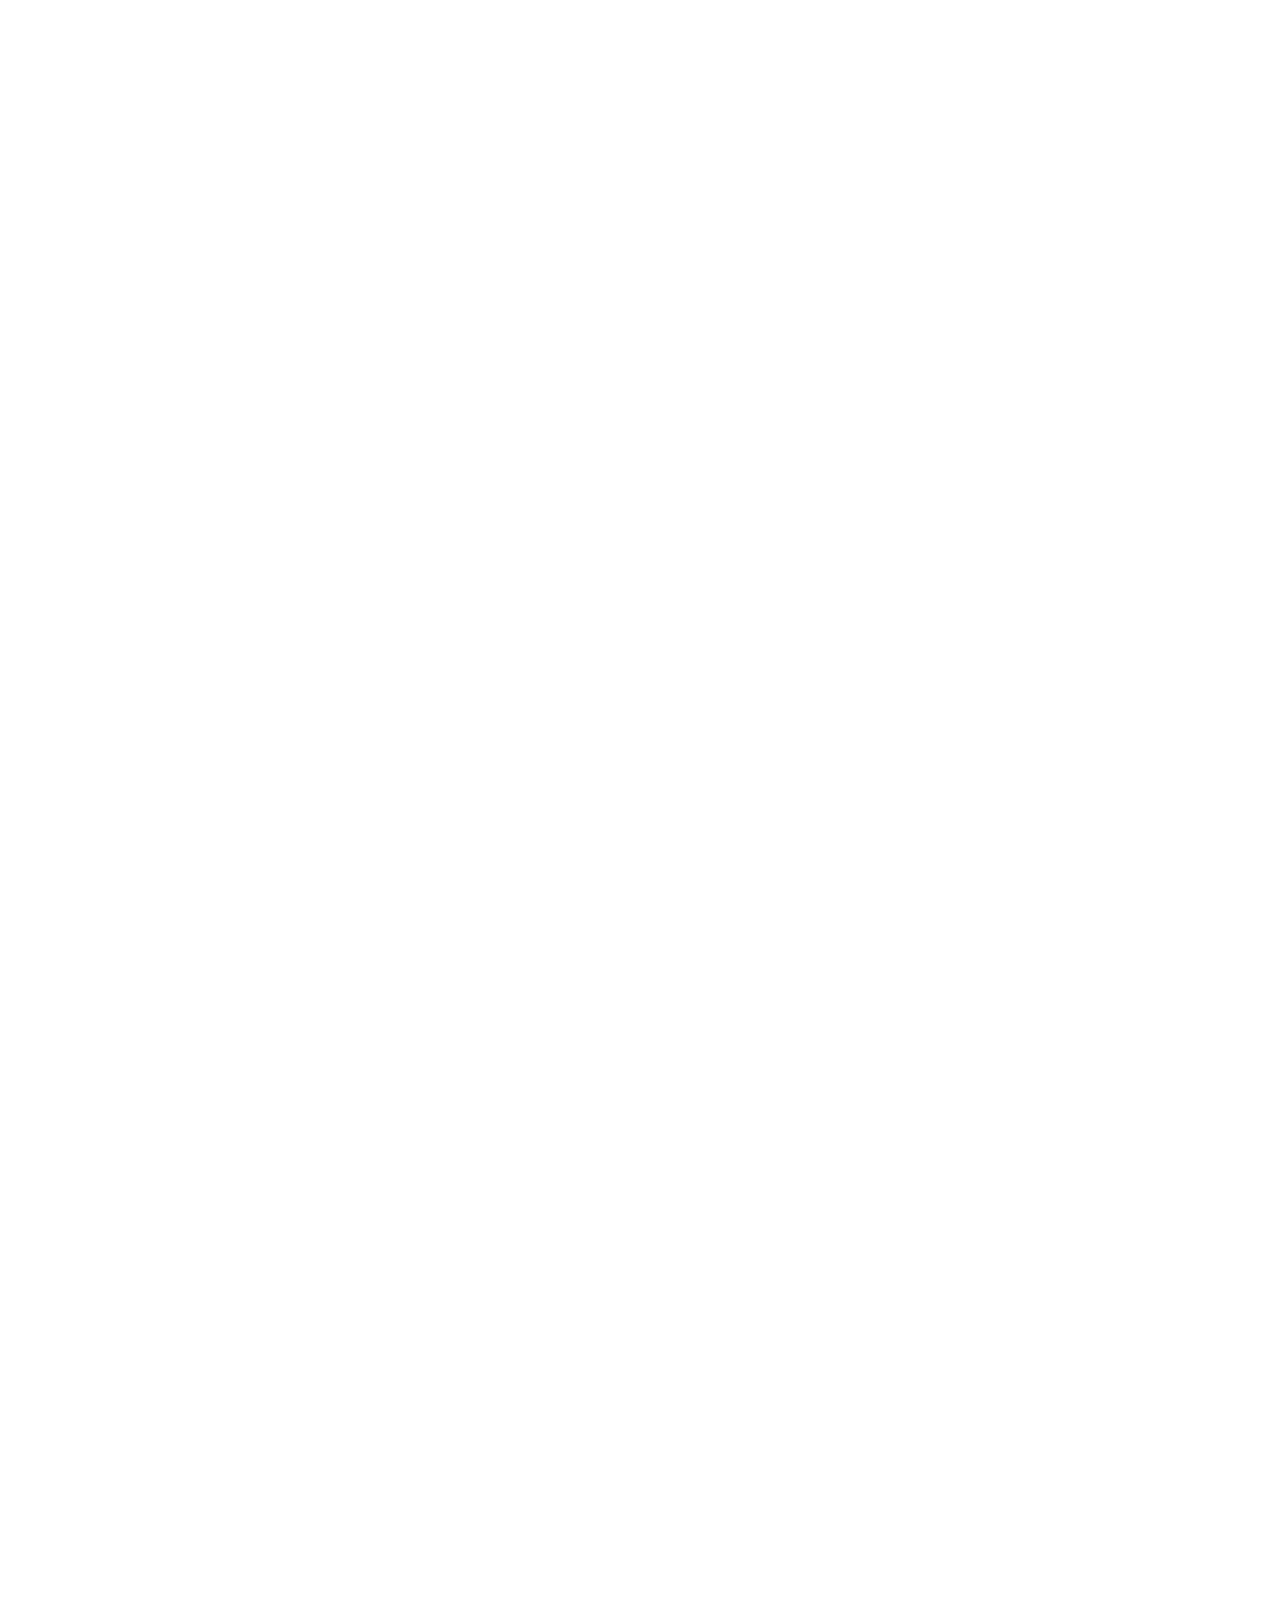
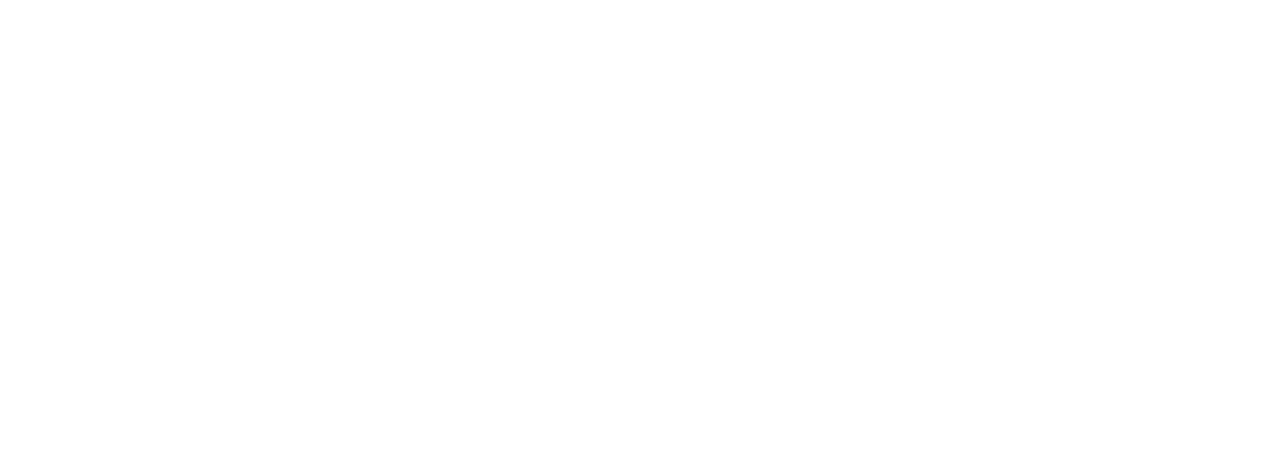
<file: index_gammal2.html>
<!DOCTYPE html>
<html lang="en">
<head>
    <meta charset="UTF-8">
    <meta name="viewport" content="width=device-width, initial-scale=1.0">
    <title>Daniel Söderqvist - Technical Innovation Leader</title>
    <style>
        * {
            margin: 0;
            padding: 0;
            box-sizing: border-box;
        }

        :root {
            --primary: #0066cc;
            --secondary: #00d4ff;
            --accent: #ff6b35;
            --dark: #0a0a0a;
            --light: #f8fafc;
            --gray: #64748b;
            --gradient: linear-gradient(135deg, #667eea 0%, #764ba2 100%);
            --tech-gradient: linear-gradient(45deg, #0066cc, #00d4ff, #667eea);
        }

        body {
            font-family: 'Inter', -apple-system, BlinkMacSystemFont, sans-serif;
            line-height: 1.6;
            color: var(--dark);
            overflow-x: hidden;
        }

        /* Animated Background */
        .bg-animation {
            position: fixed;
            top: 0;
            left: 0;
            width: 100%;
            height: 100%;
            z-index: -1;
            background: linear-gradient(-45deg, #ee7752, #e73c7e, #23a6d5, #23d5ab);
            background-size: 400% 400%;
            animation: gradientShift 15s ease infinite;
        }

        @keyframes gradientShift {
            0% { background-position: 0% 50%; }
            50% { background-position: 100% 50%; }
            100% { background-position: 0% 50%; }
        }

        /* Navigation */
        nav {
            position: fixed;
            top: 0;
            width: 100%;
            padding: 1rem 2rem;
            background: rgba(255, 255, 255, 0.1);
            backdrop-filter: blur(20px);
            z-index: 1000;
            transition: all 0.3s ease;
        }

        nav.scrolled {
            background: rgba(255, 255, 255, 0.95);
            box-shadow: 0 4px 20px rgba(0, 0, 0, 0.1);
        }

        .nav-container {
            max-width: 1200px;
            margin: 0 auto;
            display: flex;
            justify-content: space-between;
            align-items: center;
        }

        .logo {
            font-size: 1.5rem;
            font-weight: 700;
            color: var(--dark);
            text-decoration: none;
        }

        .nav-links {
            display: flex;
            gap: 2rem;
            list-style: none;
        }

        .nav-links a {
            color: var(--dark);
            text-decoration: none;
            font-weight: 500;
            transition: color 0.3s ease;
            position: relative;
        }

        .nav-links a:hover {
            color: var(--primary);
        }

        .nav-links a::after {
            content: '';
            position: absolute;
            bottom: -5px;
            left: 0;
            width: 0;
            height: 2px;
            background: var(--primary);
            transition: width 0.3s ease;
        }

        .nav-links a:hover::after {
            width: 100%;
        }

        /* Mobilmeny */
        .hamburger {
            display: none;
            flex-direction: column;
            justify-content: center;
            width: 32px;
            height: 32px;
            cursor: pointer;
            z-index: 1100;
        }
        .hamburger span {
            height: 4px;
            width: 100%;
            background: var(--dark);
            margin: 4px 0;
            border-radius: 2px;
            transition: 0.3s;
        }
        @media (max-width: 768px) {
            .nav-links {
                display: none;
                position: absolute;
                top: 60px;
                right: 2rem;
                background: #fff;
                flex-direction: column;
                gap: 0;
                width: 200px;
                box-shadow: 0 8px 32px rgba(0,0,0,0.10);
                border-radius: 12px;
                padding: 1rem 0;
                z-index: 1050;
            }
            .nav-links.open {
                display: flex;
            }
            .hamburger {
                display: flex;
            }
        }

        /* Hero Section */
        .hero {
            min-height: 100vh;
            display: flex;
            align-items: center;
            justify-content: center;
            text-align: center;
            position: relative;
            padding: 0 2rem;
        }

        .hero-content {
            max-width: 800px;
            z-index: 2;
        }

        .hero h1 {
            font-size: clamp(2.5rem, 6vw, 4rem);
            font-weight: 800;
            margin-bottom: 1rem;
            background: linear-gradient(135deg, #fff, #f1f5f9);
            -webkit-background-clip: text;
            -webkit-text-fill-color: transparent;
            background-clip: text;
            animation: fadeInUp 1s ease 0.2s both;
        }

        .hero .subtitle {
            font-size: clamp(1.2rem, 3vw, 1.5rem);
            color: rgba(255, 255, 255, 0.9);
            margin-bottom: 2rem;
            animation: fadeInUp 1s ease 0.4s both;
        }

        .hero .description {
            font-size: 1.1rem;
            color: rgba(255, 255, 255, 0.8);
            margin-bottom: 3rem;
            line-height: 1.8;
            animation: fadeInUp 1s ease 0.6s both;
        }

        .cta-buttons {
            display: flex;
            gap: 1rem;
            justify-content: center;
            flex-wrap: wrap;
            animation: fadeInUp 1s ease 0.8s both;
        }

        .btn {
            padding: 1rem 2rem;
            border: none;
            border-radius: 50px;
            font-weight: 600;
            text-decoration: none;
            transition: all 0.3s ease;
            cursor: pointer;
            position: relative;
            overflow: hidden;
        }

        .btn-primary {
            background: rgba(255, 255, 255, 0.2);
            color: white;
            border: 2px solid rgba(255, 255, 255, 0.3);
            backdrop-filter: blur(10px);
        }

        .btn-primary:hover {
            background: rgba(255, 255, 255, 0.3);
            transform: translateY(-2px);
            box-shadow: 0 10px 30px rgba(0, 0, 0, 0.2);
        }

        .btn-secondary {
            background: transparent;
            color: white;
            border: 2px solid rgba(255, 255, 255, 0.5);
        }

        .btn-secondary:hover {
            background: rgba(255, 255, 255, 0.1);
            transform: translateY(-2px);
        }

        /* Floating Elements */
        .floating-elements {
            position: absolute;
            top: 0;
            left: 0;
            width: 100%;
            height: 100%;
            pointer-events: none;
            overflow: hidden;
        }

        .floating-element {
            position: absolute;
            background: rgba(255, 255, 255, 0.1);
            border-radius: 50%;
            animation: float 6s ease-in-out infinite;
        }

        .floating-element:nth-child(1) {
            width: 80px;
            height: 80px;
            top: 20%;
            left: 10%;
            animation-delay: 0s;
        }

        .floating-element:nth-child(2) {
            width: 120px;
            height: 120px;
            top: 60%;
            right: 10%;
            animation-delay: 2s;
        }

        .floating-element:nth-child(3) {
            width: 60px;
            height: 60px;
            bottom: 20%;
            left: 20%;
            animation-delay: 4s;
        }

        @keyframes float {
            0%, 100% { transform: translateY(0px) rotate(0deg); }
            50% { transform: translateY(-20px) rotate(180deg); }
        }

        /* Section Styles */
        .section {
            padding: 6rem 2rem;
            position: relative;
        }

        .container {
            max-width: 1200px;
            margin: 0 auto;
        }

        .section-title {
            text-align: center;
            font-size: 2.5rem;
            font-weight: 700;
            margin-bottom: 3rem;
            color: var(--dark);
        }

        /* About Section */
        .about {
            background: var(--light);
        }

        .about-content {
            display: grid;
            grid-template-columns: 1fr 2fr;
            gap: 4rem;
            align-items: center;
        }

        .about-image {
            position: relative;
            border-radius: 24px;
            box-shadow: 0 8px 32px rgba(0,0,0,0.10);
            overflow: hidden;
            background: #fff;
            min-width: 260px;
            max-width: 340px;
            margin: 0 auto;
        }

        .about-image::before {
            content: '';
            position: absolute;
            top: -10px;
            left: -10px;
            right: -10px;
            bottom: -10px;
            background: var(--tech-gradient);
            border-radius: 28px;
            z-index: -1;
            opacity: 0.15;
        }

        .about-img {
            width: 100%;
            height: 400px;
            background-image: url('profile.jpg');
            background-size: cover;
            background-position: center;
            border-radius: 20px; /* Tillbaka till tidigare design */
            display: flex;
            align-items: center;
            justify-content: center;
            color: white;
            font-size: 1.2rem;
            font-weight: 600;
            overflow: hidden;
            box-shadow: 0 4px 24px rgba(0,0,0,0.10);
            border: 4px solid #fff;
        }

        .about-img.fallback {
            background: linear-gradient(135deg, #667eea, #764ba2);
            background-image: none;
        }

        .about-text {
            font-size: 1.1rem;
            line-height: 1.8;
            color: var(--gray);
        }

        @media (max-width: 768px) {
            .about-img {
                height: 220px;
                min-width: 0;
                max-width: 80vw;
            }
            .about-image {
                min-width: 0;
                max-width: 90vw;
            }
        }

        /* Services Section */
        .services {
            background: white;
        }

        .services-grid {
            display: grid;
            grid-template-columns: repeat(auto-fit, minmax(300px, 1fr));
            gap: 2rem;
            margin-top: 4rem;
        }

        .service-card {
            background: white;
            padding: 2.5rem;
            border-radius: 20px;
            box-shadow: 0 10px 40px rgba(0, 0, 0, 0.1);
            transition: all 0.3s ease;
            position: relative;
            overflow: hidden;
        }

        .service-card::before {
            content: '';
            position: absolute;
            top: 0;
            left: 0;
            width: 100%;
            height: 4px;
            background: var(--tech-gradient);
        }

        .service-card:hover {
            transform: translateY(-10px);
            box-shadow: 0 20px 60px rgba(0, 0, 0, 0.15);
        }

        .service-icon {
            width: 60px;
            height: 60px;
            background: var(--tech-gradient);
            border-radius: 50%;
            display: flex;
            align-items: center;
            justify-content: center;
            margin-bottom: 1.5rem;
            color: white;
            font-size: 1.5rem;
        }

        .service-card h3 {
            font-size: 1.4rem;
            font-weight: 600;
            margin-bottom: 1rem;
            color: var(--dark);
        }

        .service-card p {
            color: var(--gray);
            line-height: 1.6;
        }

        /* Portfolio Section */
        .portfolio {
            background: var(--light);
        }

        .portfolio-grid {
            display: grid;
            grid-template-columns: repeat(auto-fit, minmax(350px, 1fr));
            gap: 2rem;
            margin-top: 4rem;
        }

        .portfolio-card {
            background: white;
            border-radius: 20px;
            overflow: hidden;
            box-shadow: 0 10px 40px rgba(0, 0, 0, 0.1);
            transition: all 0.3s ease;
            cursor: pointer;
        }

        .portfolio-card:hover {
            transform: translateY(-10px);
            box-shadow: 0 20px 60px rgba(0, 0, 0, 0.15);
        }

        .portfolio-image {
            width: 100%;
            height: 250px;
            background: var(--tech-gradient);
            display: flex;
            align-items: center;
            justify-content: center;
            color: white;
            font-size: 1.1rem;
            font-weight: 600;
            position: relative;
            overflow: hidden;
        }

        .portfolio-image::after {
            content: '';
            position: absolute;
            top: 0;
            left: 0;
            width: 100%;
            height: 100%;
            background: rgba(0, 0, 0, 0.3);
            opacity: 0;
            transition: opacity 0.3s ease;
        }

        .portfolio-card:hover .portfolio-image::after {
            opacity: 1;
        }

        .portfolio-content {
            padding: 2rem;
        }

        .portfolio-content h3 {
            font-size: 1.3rem;
            font-weight: 600;
            margin-bottom: 0.5rem;
            color: var(--dark);
        }

        .portfolio-content p {
            color: var(--gray);
            line-height: 1.6;
        }

        .portfolio-stats {
            display: flex;
            justify-content: space-between;
            margin-top: 1rem;
            padding-top: 1rem;
            border-top: 1px solid #e2e8f0;
        }

        .stat {
            text-align: center;
        }

        .stat-number {
            font-size: 1.5rem;
            font-weight: 700;
            color: var(--primary);
        }

        .stat-label {
            font-size: 0.9rem;
            color: var(--gray);
        }

        /* Contact Section */
        .contact {
            background: var(--dark);
            color: white;
        }

        .contact .section-title {
            color: white;
        }

        .contact-content {
            text-align: center;
            max-width: 600px;
            margin: 0 auto;
        }

        .contact-info {
            display: flex;
            justify-content: center;
            gap: 3rem;
            margin-top: 3rem;
            flex-wrap: wrap;
        }

        .contact-item {
            display: flex;
            flex-direction: column;
            align-items: center;
            gap: 0.5rem;
        }

        .contact-icon {
            width: 50px;
            height: 50px;
            background: var(--tech-gradient);
            border-radius: 50%;
            display: flex;
            align-items: center;
            justify-content: center;
            font-size: 1.2rem;
        }

        .contact-text {
            color: rgba(255, 255, 255, 0.8);
        }

        /* Animations */
        @keyframes fadeInUp {
            from {
                opacity: 0;
                transform: translateY(30px);
            }
            to {
                opacity: 1;
                transform: translateY(0);
            }
        }

        .fade-in {
            opacity: 0;
            animation: fadeInUp 0.8s ease forwards;
        }

        /* Responsive Design */
        @media (max-width: 768px) {
            .nav-links {
                display: none;
            }

            .about-content {
                grid-template-columns: 1fr;
            }

            .services-grid,
            .portfolio-grid {
                grid-template-columns: 1fr;
            }

            .contact-info {
                flex-direction: column;
                gap: 2rem;
            }

            .cta-buttons {
                flex-direction: column;
                align-items: center;
            }
        }

        /* Scroll indicator */
        .scroll-indicator {
            position: fixed;
            top: 0;
            left: 0;
            width: 100%;
            height: 4px;
            background: rgba(255, 255, 255, 0.1);
            z-index: 1001;
        }

        .scroll-progress {
            height: 100%;
            background: var(--tech-gradient);
            width: 0%;
            transition: width 0.1s ease;
        }

        .parallax-bg {
            position: absolute;
            top: 0;
            left: 0;
            width: 100%;
            height: 100%;
            z-index: 1;
            overflow: hidden;
            pointer-events: none;
        }

        .parallax-svg {
            width: 100vw;
            height: 100vh;
            min-width: 1440px;
            min-height: 600px;
            position: absolute;
            top: 0;
            left: 0;
            will-change: transform;
            transition: transform 0.2s cubic-bezier(.4,0,.2,1);
        }

        .hero-content {
            position: relative;
            z-index: 2;
        }
    </style>
</head>
<body>
    <div class="bg-animation"></div>
    <div class="scroll-indicator">
        <div class="scroll-progress"></div>
    </div>
    <nav id="navbar">
        <div class="nav-container">
            <a href="#" class="logo">Daniel Söderqvist</a>
            <div class="hamburger" id="hamburger">
                <span></span>
                <span></span>
                <span></span>
            </div>
            <ul class="nav-links" id="navLinks">
                <li><a href="#about">About</a></li>
                <li><a href="#services">Services</a></li>
                <li><a href="#portfolio">Portfolio</a></li>
                <li><a href="#contact">Contact</a></li>
                <li><a href="projects.html">Project</a></li>
                <li><a href="blog.html">Blog</a></li>
            </ul>
        </div>
    </nav>

    <section class="hero">
        <div class="parallax-bg">
            <!-- Enkel SVG landskap inspirerat av videon -->
            <svg viewBox="0 0 1440 600" fill="none" xmlns="http://www.w3.org/2000/svg" class="parallax-svg">
                <defs>
                    <linearGradient id="sky" x1="0" y1="0" x2="0" y2="1">
                        <stop offset="0%" stop-color="#f7c59f"/>
                        <stop offset="100%" stop-color="#6ec6f3"/>
                    </linearGradient>
                    <linearGradient id="waterfall" x1="0" y1="0" x2="0" y2="1">
                        <stop offset="0%" stop-color="#b3e0fc"/>
                        <stop offset="100%" stop-color="#e0f7fa"/>
                    </linearGradient>
                </defs>
                <rect width="1440" height="600" fill="url(#sky)"/>
                <ellipse cx="400" cy="500" rx="400" ry="120" fill="#2e3a59"/>
                <ellipse cx="1200" cy="550" rx="300" ry="80" fill="#3b2e2e"/>
                <rect x="650" y="250" width="140" height="300" rx="60" fill="url(#waterfall)" opacity="0.8"/>
                <ellipse cx="720" cy="550" rx="120" ry="30" fill="#b3e0fc" opacity="0.7"/>
                <ellipse cx="900" cy="400" rx="80" ry="30" fill="#7ec850"/>
                <ellipse cx="300" cy="400" rx="100" ry="40" fill="#7ec850"/>
                <ellipse cx="1100" cy="350" rx="60" ry="20" fill="#f7c59f"/>
            </svg>
        </div>
        <div class="floating-elements">
            <div class="floating-element"></div>
            <div class="floating-element"></div>
            <div class="floating-element"></div>
        </div>
        <div class="hero-content">
            <h1>Daniel Söderqvist</h1>
            <p class="subtitle">Technical Innovation Leader</p>
            <p class="description">
                Department manager leading technical teams with expertise in electrical systems, 
                mechanical design, PLC programming, and industrial robotics. Delivering projects 
                that integrate people, processes, and technology for measurable impact.
            </p>
            <div class="cta-buttons">
                <a href="#portfolio" class="btn btn-primary">View My Work</a>
                <a href="#contact" class="btn btn-secondary">Get In Touch</a>
            </div>
        </div>
    </section>

    <section id="about" class="section about">
        <div class="container">
            <h2 class="section-title">About Me</h2>
            <div class="about-content">
                <div class="about-image">
                    <div class="about-img" id="profileImg"></div>
                </div>
                <div class="about-text">
                    <p>
                        As a department manager with extensive technical expertise, I lead high-performing teams 
                        in various context that often include breaking new ground. 
                        My practical, creative mindset combined with strong leadership skills has enabled me 
                        to successfully deliver complex projects that seamlessly integrate people, processes, 
                        and cutting-edge technology.
                    </p>
                    <p>
                        I believe in the power of innovation to drive measurable business impact. Whether it's 
                        optimizing industrial processes, implementing smart automation solutions, or mentoring 
                        the next generation of technical professionals, I'm passionate about pushing the 
                        boundaries of what's possible in industrial technology.
                    </p>
                </div>
            </div>
        </div>
    </section>

    <section id="services" class="section services">
        <div class="container">
            <h2 class="section-title">Services</h2>
            <div class="services-grid">
                <div class="service-card">
                    <div class="service-icon">🔧</div>
                    <h3>Technical Consulting</h3>
                    <p>Strategic and hands-on guidance on complex technical challenges, from initial concept through to full deployment and optimization.</p>
                </div>
                <div class="service-card">
                    <div class="service-icon">📊</div>
                    <h3>Project Leadership</h3>
                    <p>Proven experience leading cross-functional teams to deliver ambitious projects on time and on budget, while maintaining the highest quality standards.</p>
                </div>
                <div class="service-card">
                    <div class="service-icon">🎓</div>
                    <h3>Training & Mentorship</h3>
                    <p>Customized workshops and comprehensive mentoring programs in electrical engineering, industrial automation, and technical leadership.</p>
                </div>
            </div>
        </div>
    </section>

    <section id="portfolio" class="section portfolio">
        <div class="container">
            <h2 class="section-title">Portfolio</h2>
            <div class="portfolio-grid">
                <div class="portfolio-card">
                    <div class="portfolio-image">Smart Power Distribution</div>
                    <div class="portfolio-content">
                        <h3>Smart Power Distribution in Industrial Environments</h3>
                        <p>Designed and implemented an intelligent electrical distribution system with predictive maintenance capabilities and real-time monitoring.</p>
                        <div class="portfolio-stats">
                            <div class="stat">
                                <div class="stat-number">30%</div>
                                <div class="stat-label">Uptime Increase</div>
                            </div>
                            <div class="stat">
                                <div class="stat-number">$2M+</div>
                                <div class="stat-label">Cost Savings</div>
                            </div>
                        </div>
                    </div>
                </div>
                <div class="portfolio-card">
                    <div class="portfolio-image">Remote Robotics Platform</div>
                    <div class="portfolio-content">
                        <h3>Remote-Controlled Robotic Platforms</h3>
                        <p>Developed a modular robotics platform with advanced remote operation capabilities specifically designed for hazardous area inspections.</p>
                        <div class="portfolio-stats">
                            <div class="stat">
                                <div class="stat-number">95%</div>
                                <div class="stat-label">Safety Improvement</div>
                            </div>
                            <div class="stat">
                                <div class="stat-number">24/7</div>
                                <div class="stat-label">Operation</div>
                            </div>
                        </div>
                    </div>
                </div>
                <div class="portfolio-card">
                    <div class="portfolio-image">Digital Maintenance</div>
                    <div class="portfolio-content">
                        <h3>Digitalization of Maintenance Workflows</h3>
                        <p>Led the comprehensive digital transformation of maintenance processes, implementing IoT sensors and AI-driven analytics.</p>
                        <div class="portfolio-stats">
                            <div class="stat">
                                <div class="stat-number">40%</div>
                                <div class="stat-label">Error Reduction</div>
                            </div>
                            <div class="stat">
                                <div class="stat-number">60%</div>
                                <div class="stat-label">Efficiency Gain</div>
                            </div>
                        </div>
                    </div>
                </div>
            </div>
        </div>
    </section>

    <section id="contact" class="section contact">
        <div class="container">
            <h2 class="section-title">Let's Connect</h2>
            <div class="contact-content">
                <p>Ready to discuss your next technical challenge? I'd love to hear about your project and explore how we can work together to achieve exceptional results.</p>
                <div class="contact-info">
                    <div class="contact-item">
                        <div class="contact-icon">📧</div>
                        <div class="contact-text">contact@thesoderqvist.com</div>
                    </div>
                    <div class="contact-item">
                        <div class="contact-icon">💼</div>
                        <div class="contact-text">LinkedIn Profile</div>
                    </div>
                    <div class="contact-item">
                        <div class="contact-icon">📱</div>
                        <div class="contact-text">Schedule a Call</div>
                    </div>
                </div>
            </div>
        </div>
    </section>

    <script>
        // Navigation scroll effect
        window.addEventListener('scroll', () => {
            const navbar = document.getElementById('navbar');
            const scrollProgress = document.querySelector('.scroll-progress');
            
            if (window.scrollY > 50) {
                navbar.classList.add('scrolled');
            } else {
                navbar.classList.remove('scrolled');
            }
            
            // Update scroll progress
            const winScroll = document.body.scrollTop || document.documentElement.scrollTop;
            const height = document.documentElement.scrollHeight - document.documentElement.clientHeight;
            const scrolled = (winScroll / height) * 100;
            scrollProgress.style.width = scrolled + '%';
        });

        // Smooth scrolling for navigation links
        document.querySelectorAll('a[href^="#"]').forEach(anchor => {
            anchor.addEventListener('click', function (e) {
                e.preventDefault();
                const target = document.querySelector(this.getAttribute('href'));
                if (target) {
                    target.scrollIntoView({
                        behavior: 'smooth',
                        block: 'start'
                    });
                }
            });
        });

        // Intersection Observer for animations
        const observerOptions = {
            threshold: 0.1,
            rootMargin: '0px 0px -50px 0px'
        };

        const observer = new IntersectionObserver((entries) => {
            entries.forEach(entry => {
                if (entry.isIntersecting) {
                    entry.target.style.opacity = '1';
                    entry.target.style.transform = 'translateY(0)';
                }
            });
        }, observerOptions);

        // Observe all sections
        document.querySelectorAll('.section').forEach(section => {
            section.style.opacity = '0';
            section.style.transform = 'translateY(30px)';
            section.style.transition = 'opacity 0.8s ease, transform 0.8s ease';
            observer.observe(section);
        });

        // Portfolio card click handlers
        document.querySelectorAll('.portfolio-card').forEach(card => {
            card.addEventListener('click', function() {
                this.style.transform = 'scale(1.02)';
                setTimeout(() => {
                    this.style.transform = 'translateY(-10px)';
                }, 150);
            });
        });

        // Dynamic typing effect for hero subtitle
        const subtitle = document.querySelector('.hero .subtitle');
        const titles = [
            'Technical Innovation Leader',
            'Electrical Systems Expert',
            'Industrial Robotics Specialist',
            'Project Management Professional'
        ];
        
        let currentTitle = 0;
        
        setInterval(() => {
            subtitle.style.opacity = '0';
            setTimeout(() => {
                currentTitle = (currentTitle + 1) % titles.length;
                subtitle.textContent = titles[currentTitle];
                subtitle.style.opacity = '1';
            }, 300);
        }, 4000);

        // Profile image error handling
        const profileImg = document.getElementById('profileImg');
        const img = new Image();
        img.onload = function() {
            profileImg.style.backgroundImage = "url('profile.jpg')";
        };
        img.onerror = function() {
            profileImg.classList.add('fallback');
            profileImg.textContent = 'Professional Portrait';
        };
        img.src = 'profile.jpg';

        // Add hover effects to service cards
        document.querySelectorAll('.service-card').forEach(card => {
            card.addEventListener('mouseenter', function() {
                this.querySelector('.service-icon').style.transform = 'scale(1.1) rotate(5deg)';
            });
            
            card.addEventListener('mouseleave', function() {
                this.querySelector('.service-icon').style.transform = 'scale(1) rotate(0deg)';
            });
        });

        // Parallax effekt på SVG-bakgrunden
        const parallaxSVG = document.querySelector('.parallax-svg');
        window.addEventListener('scroll', function() {
            if (parallaxSVG) {
                const scrollY = window.scrollY;
                parallaxSVG.style.transform = `translateY(${scrollY * 0.25}px)`;
            }
        });

        // Hamburger meny för mobil
        const hamburger = document.getElementById('hamburger');
        const navLinks = document.getElementById('navLinks');
        hamburger.addEventListener('click', function() {
            navLinks.classList.toggle('open');
        });
        // Stäng meny vid klick på länk (mobil)
        document.querySelectorAll('.nav-links a').forEach(link => {
            link.addEventListener('click', function() {
                navLinks.classList.remove('open');
            });
        });
    </script>
</body>
</html>
</file>
<file: style.css>
/* Grundlayout */
body, html {
  margin: 0;
  padding: 0;
  height: 100%;
  font-family: "Segoe UI", sans-serif;
  color: white;
  background: transparent;
  overflow: hidden;
}

/* Video-bakgrund */
#heroVideo {
  position: fixed;
  top: 0;
  left: 0;
  width: 100vw;
  height: 100vh;
  object-fit: cover;
  z-index: -1;
}

/* Centrerat innehåll */
.content {
  position: relative;
  z-index: 1;
  text-align: center;
  top: 50%;
  transform: translateY(-50%);
  padding: 1rem;
  background-color: rgba(0, 0, 0, 0.4); /* halvtransparent bakgrund */
  border-radius: 1rem;
  margin: 0 auto;
  width: 90%;
  max-width: 400px;
}

/* Profilbild */
.profile-img {
  width: 140px;
  height: 140px;
  border-radius: 50%;
  object-fit: cover;
  margin-bottom: 1rem;
  border: 3px solid white;
}

/* Rubrik */
h1 {
  font-size: 1.8rem;
  margin: 0.2rem 0;
}

/* Beskrivning */
p {
  font-size: 1rem;
  margin-bottom: 1.5rem;
}

/* Knapp */
.button {
  display: inline-block;
  background-color: #007bff;
  color: white;
  padding: 0.7rem 1.4rem;
  text-decoration: none;
  border-radius: 8px;
  font-weight: bold;
  transition: background 0.3s ease;
}
.button:hover {
  background-color: #0056b3;
}
</file>
